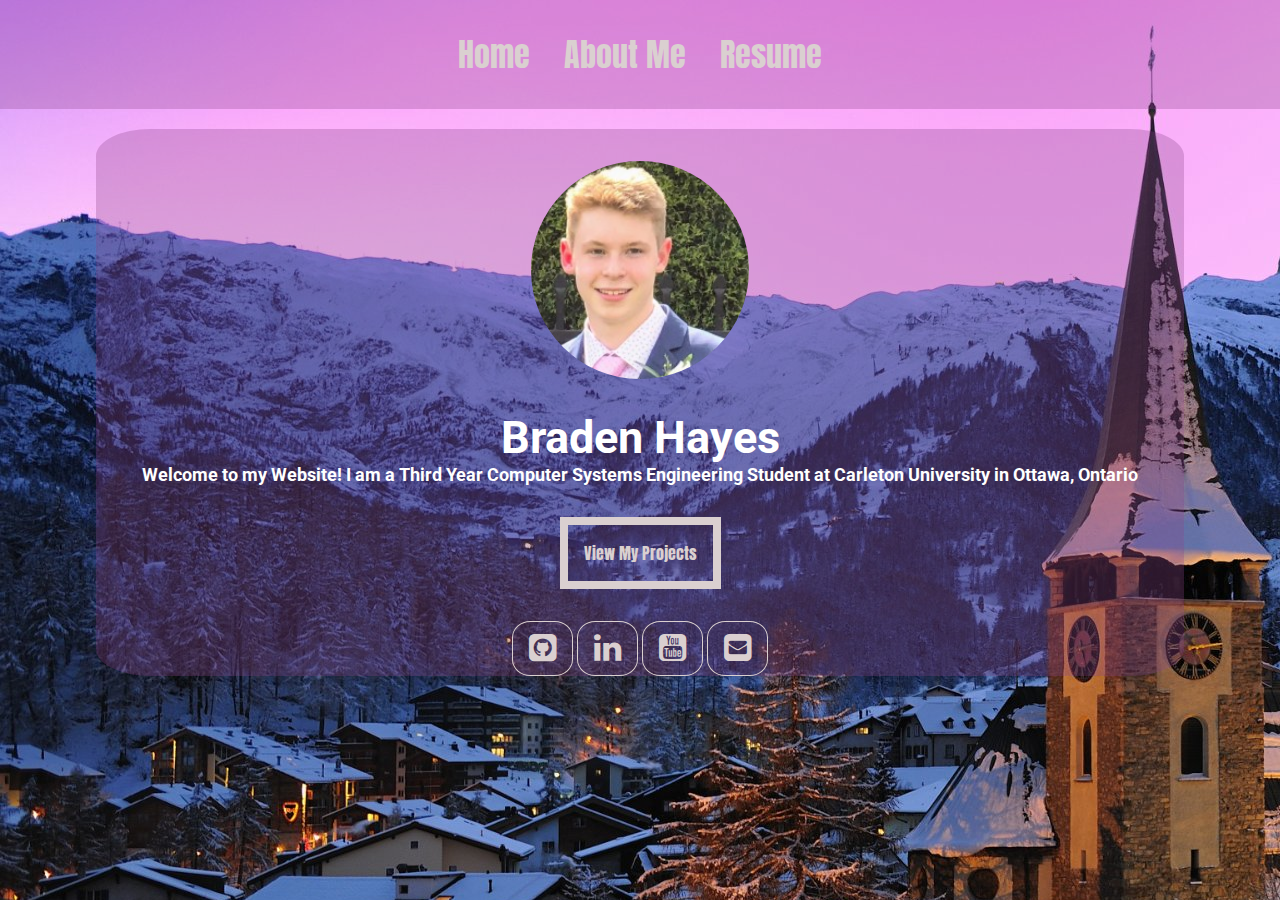
<file: index.html>
<!DOCTYPE html>
<html>

<head>

    <meta charset="UTF-8">
    <meta name="viewport" content="width=device-width, initial-scale=1">
    <title> Braden Hayes' Website</title>
    <link rel="stylesheet" href="main.css">
    <link rel="preconnect" href="https://fonts.gstatic.com">
    <link href="https://fonts.googleapis.com/css2?family=Anton&family=Roboto:ital@1&display=swap" rel="stylesheet">
    <link rel="stylesheet" href="https://stackpath.bootstrapcdn.com/font-awesome/4.7.0/css/font-awesome.min.css">
</head>

<body style="background-image: url(images/mountain.jpg);">

    <nav class="header">
        <a href="index.html">Home</a>
        <a href="AboutPage.html">About Me</a>
        <a href="ResumePage.html">Resume</a>
    </nav>
    <div id="mainbox">


        <img class="MePhoto" src="images/ME.jpg" alt="This is an image of Braden">
        <h1>Braden Hayes </h1>
        <h2>Welcome to my Website! I am a Third Year Computer Systems Engineering Student at Carleton University
            in Ottawa, Ontario
        </h2>
        <div style="text-align: center;"><a id="view" href="ProjectsPage.html">View My Projects </a>



            <div class="social">


                <li id="github"> <a class="media" href="https://github.com/bradenhayes"><i
                            class="fa fa-github-square"></i></a>
                </li>
                <li id="linkedin"><a class="media" href="https://www.linkedin.com/in/braden-hayes"><i
                            class="fa fa-linkedin"></i></li></a>
                <li id="youtube"><a class="media" href="https://www.youtube.com/channel/UCg3R0h3orWQIZg7oKOY6-Mg"><i
                            class="fa fa-youtube-square"></i></a></li>
                <li id="email"><a class="media" href="mailto:bradenhayes55@live.ca"><i
                            class="fa fa-envelope-square"></i></a></li>



            </div>
        </div>
    </div>


</body>





</html>
</file>
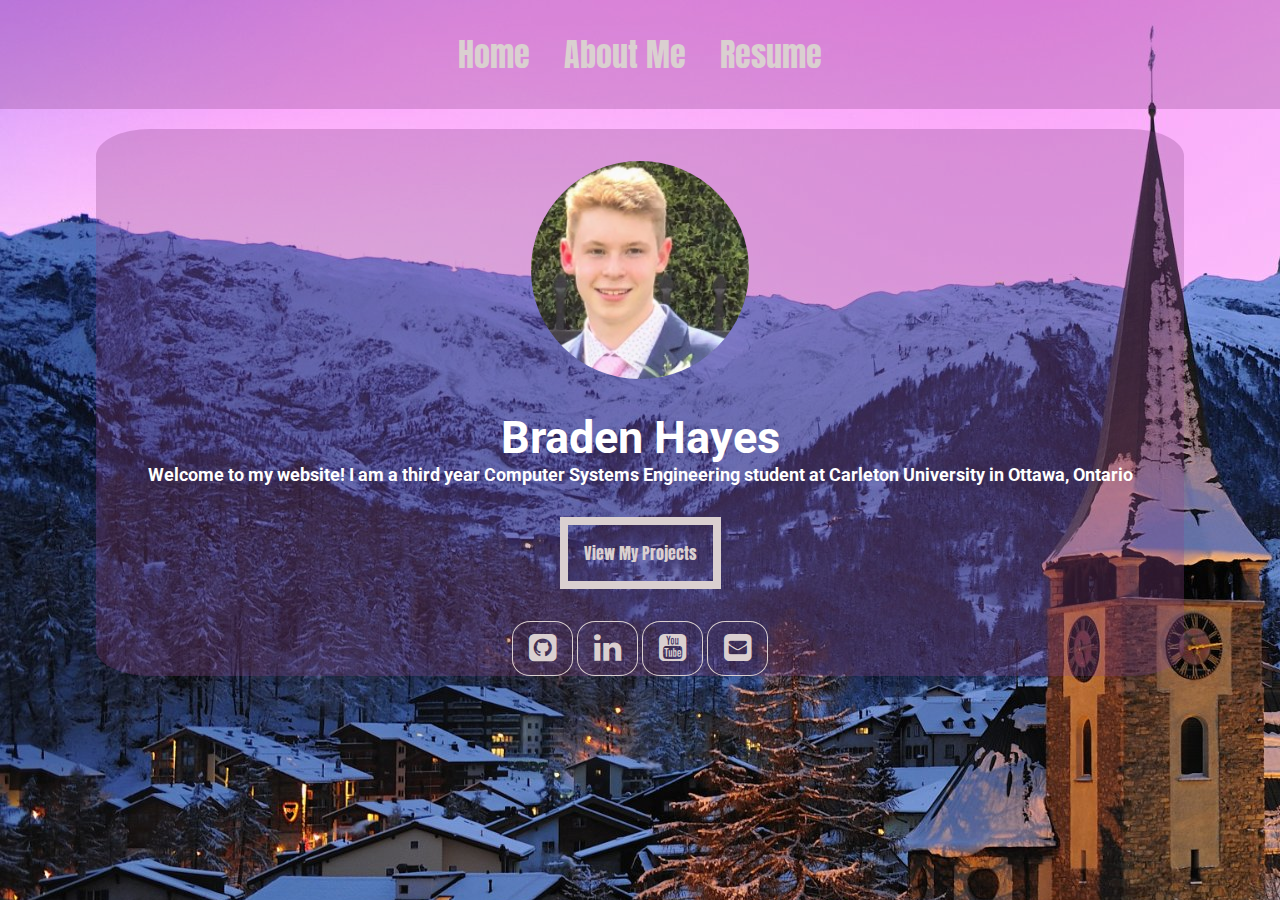
<file: Index.html>
<!DOCTYPE html>
<html>

<head>

    <meta charset="UTF-8">
    <meta name="viewport" content="width=device-width, initial-scale=1">
    <title> Braden Hayes' Website</title>
    <link rel="stylesheet" href="main.css">
    <link rel="preconnect" href="https://fonts.gstatic.com">
    <link href="https://fonts.googleapis.com/css2?family=Anton&family=Roboto:ital@1&display=swap" rel="stylesheet">
    <link rel="stylesheet" href="https://stackpath.bootstrapcdn.com/font-awesome/4.7.0/css/font-awesome.min.css">
</head>

<body style="background-image: url(images/mountain.jpg);">

    <nav class="header">
        <a href="index.html">Home</a>
        <a href="AboutPage.html">About Me</a>
        <a href="ResumePage.html">Resume</a>
    </nav>
    <div id="mainbox">


        <img class="MePhoto" src="images/ME.jpg" alt="This is an image of Braden">
        <h1>Braden Hayes</h1>
        <h2>Welcome to my website! I am a third year Computer Systems Engineering student at Carleton University
            in
            Ottawa, Ontario
        </h2>
        <div style="text-align: center;"><a id="view" href="ProjectsPage.html">View My Projects</a>



            <div class="social">


                <li id="github"> <a class="media" href="https://github.com/bradenhayes"><i
                            class="fa fa-github-square"></i></a>
                </li>
                <li id="linkedin"><a class="media" href="https://www.linkedin.com/in/braden-hayes"><i
                            class="fa fa-linkedin"></i></li></a>
                <li id="youtube"><a class="media" href="https://www.youtube.com/channel/UCg3R0h3orWQIZg7oKOY6-Mg"><i
                            class="fa fa-youtube-square"></i></a></li>
                <li id="email"><a class="media" href="mailto:bradenhayes55@live.ca"><i
                            class="fa fa-envelope-square"></i></a></li>



            </div>
        </div>
    </div>


</body>





</html>
</file>
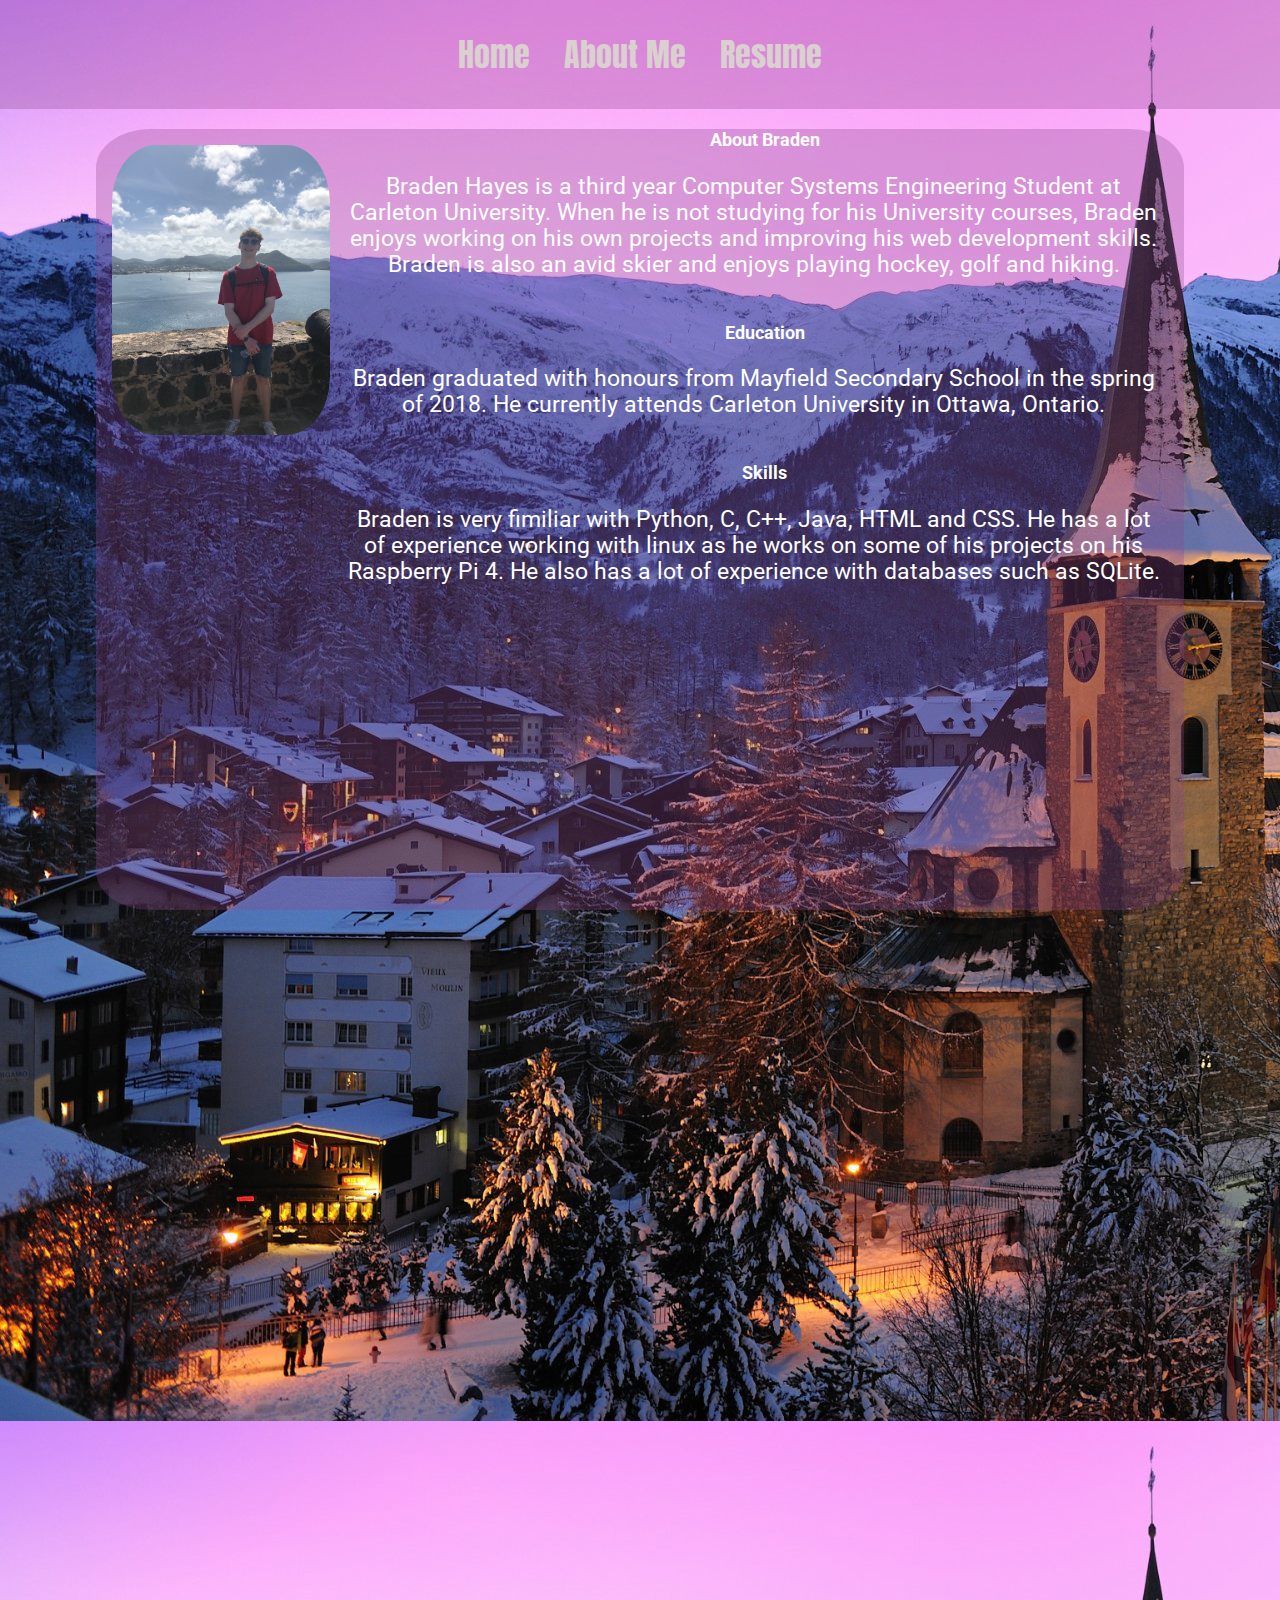
<file: AboutPage.html>
<!DOCTYPE html>
<html>

<head>

    <meta charset="UTF-8">
    <meta name="viewport" content="width=device-width, initial-scale=1">
    <title> Braden Hayes' Website</title>
    <link rel="stylesheet" href="main.css">
    <link rel="preconnect" href="https://fonts.gstatic.com">
    <link href="https://fonts.googleapis.com/css2?family=Anton&family=Roboto:ital@1&display=swap" rel="stylesheet">
    <link rel="stylesheet" href="https://stackpath.bootstrapcdn.com/font-awesome/4.7.0/css/font-awesome.min.css">
</head>

<body style="background-image: url(images/mountain.jpg);">

    <nav class="header">
        <a href="index.html">Home</a>
        <a href="AboutPage.html">About Me</a>
        <a href="ResumePage.html">Resume</a>
    </nav>
    <div id="mainbox">

        <div>
            <img class="MeAgainPhoto" src="images/MeAgain.jpg" alt="This is an Image of Braden">
            <h2>About Braden</h2>
            <p> Braden Hayes is a third year Computer Systems Engineering Student at Carleton University.
                When he is not studying for his University courses, Braden enjoys working on
                his
                own projects and
                improving his web development skills. Braden is also an avid skier and enjoys playing hockey, golf and
                hiking.
            </p>
            <h2>Education</h2>
            <p> Braden graduated with honours from Mayfield Secondary School in the spring of 2018.
                He currently attends Carleton University in Ottawa, Ontario.
            </p>
            <h2>Skills</h2>
            <p id="aboutlast"> Braden is very fimiliar with Python, C, C++, Java, HTML and CSS.
                He has a lot of experience working with linux as he works on some of his projects on his Raspberry Pi 4.
                He also has a lot of experience with databases such as SQLite.
            </p>
        </div>


    </div>


</body>





</html>
</file>
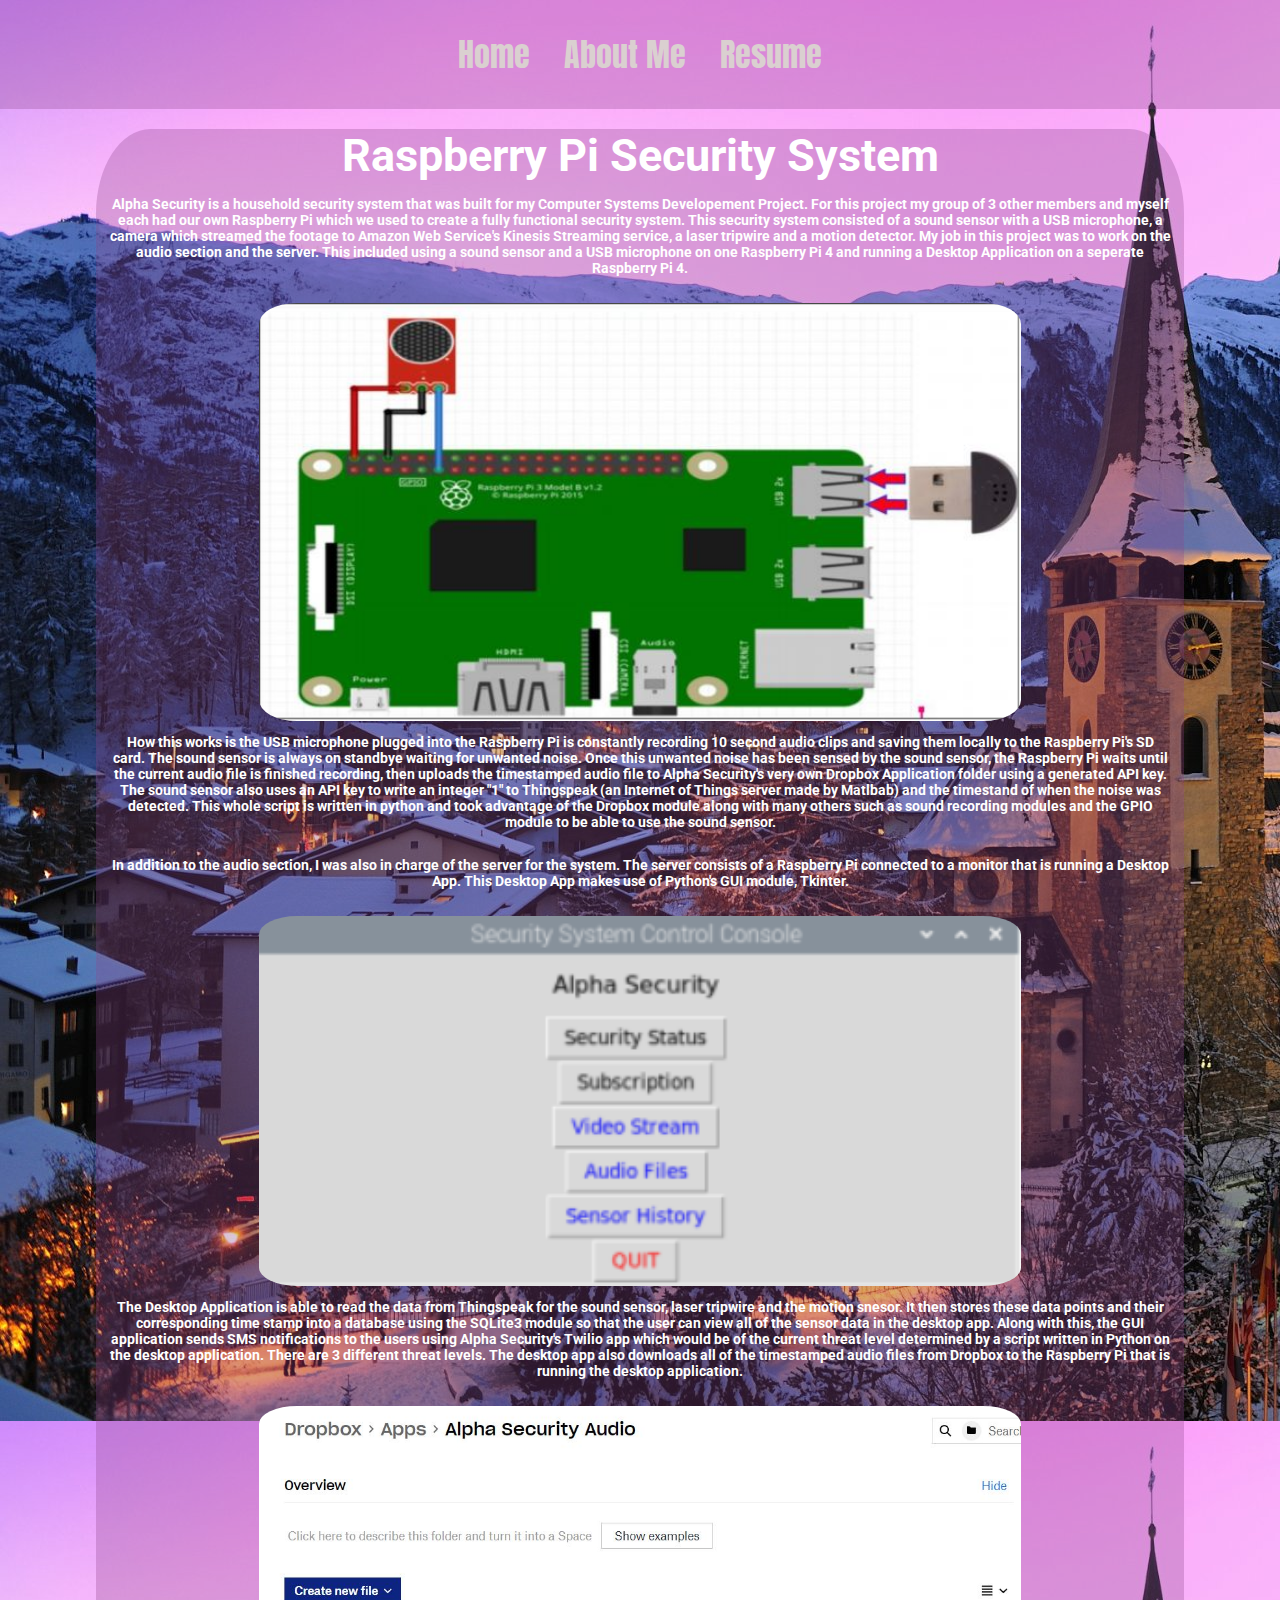
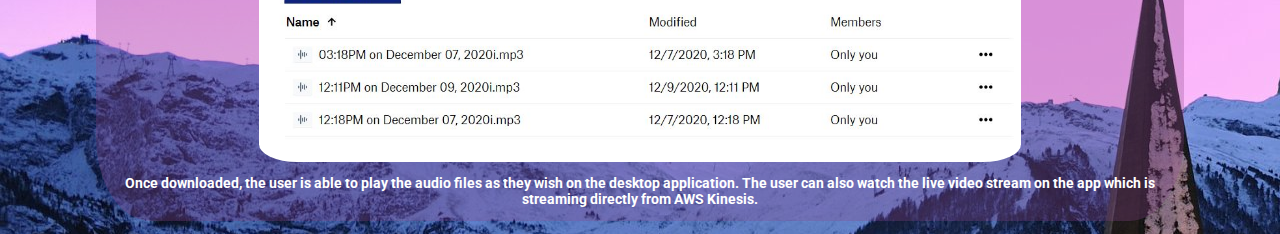
<file: MoreInfoSecurity.html>
<!DOCTYPE html>
<html>

<head>

    <meta charset="UTF-8">
    <meta name="viewport" content="width=device-width, initial-scale=1">
    <title> Braden Hayes' Website</title>
    <link rel="stylesheet" href="main.css">
    <link rel="preconnect" href="https://fonts.gstatic.com">
    <link href="https://fonts.googleapis.com/css2?family=Anton&family=Roboto:ital@1&display=swap" rel="stylesheet">
    <link rel="stylesheet" href="https://stackpath.bootstrapcdn.com/font-awesome/4.7.0/css/font-awesome.min.css">
</head>

<body style="background-image: url(images/mountain.jpg);">

    <nav class="header">
        <a href="index.html">Home</a>
        <a href="AboutPage.html">About Me</a>
        <a href="ResumePage.html">Resume</a>
    </nav>
    <div id="mainbox">




        <h1 id="MyProjects"> Raspberry Pi Security System </h1>


        <h5> Alpha Security is a household security system that was built for my Computer Systems
            Developement Project.
            For this project my group of 3 other members and myself each had our own Raspberry Pi which we
            used to create a fully functional
            security system. This security system consisted of a sound sensor with a USB microphone, a
            camera which streamed the footage
            to Amazon Web Service's Kinesis Streaming service, a laser tripwire and a motion detector. My
            job in this project was to work on the audio section and the server.
            This included using a sound sensor and a USB microphone on one Raspberry Pi 4 and running a
            Desktop Application on a seperate Raspberry Pi 4. </h5>
        <img class="imagefit" src="images/soundsensor.JPG"
            alt="This is a photo of the Raspberry Pi with the sound sensor conncted" />
        <h5>How this works is the USB microphone plugged into the Raspberry Pi is constantly recording 10
            second
            audio clips and saving them locally to the Raspberry Pi's SD card. The sound sensor is always on
            standbye waiting for
            unwanted noise. Once this unwanted noise has been sensed by the sound sensor, the Raspberry Pi
            waits until the current audio file
            is finished recording, then uploads the timestamped audio file to Alpha Security's very own
            Dropbox Application folder using a generated API key. The sound sensor also uses an API key
            to write an integer "1" to Thingspeak (an Internet of Things server made by Matlbab) and the
            timestand of when the noise was detected.
            This whole script is written in python and took advantage of the Dropbox module along
            with many others such as sound recording modules and the GPIO module to be able to use the sound
            sensor.</h5>
        <h5> In addition to the audio section, I was also in charge of the server for the system. The server
            consists of a Raspberry Pi connected
            to a monitor that is running a Desktop App. This Desktop App makes use of Python's GUI module,
            Tkinter. </h5>
        <img class="imagefit" src="images/GUIPICTURE.PNG" alt="This is the photo of the GUI" />
        <h5> The Desktop Application is able to read the data from Thingspeak for the sound sensor, laser
            tripwire and the motion snesor. It then stores these data points and their corresponding
            time stamp into a database using the SQLite3 module so that the user can view all of the sensor
            data in the desktop app. Along with this, the GUI application sends SMS notifications to the
            users using Alpha Security's Twilio app which would be of the current threat level
            determined by a script written in Python on the desktop application. There are 3 different
            threat levels. The desktop app also downloads all of the timestamped audio files from Dropbox to
            the Raspberry Pi that is running the desktop application.</h5>
        <img class="imagefit" src="images/dropbox.JPG" alt="This is an image of the dropbox application" />
        <h5>
            Once downloaded, the user is able to play the audio files as they wish on the desktop
            application. The user can also watch the live video stream on the app which is streaming
            directly from
            AWS Kinesis.
        </h5>




    </div>


</body>





</html>
</file>
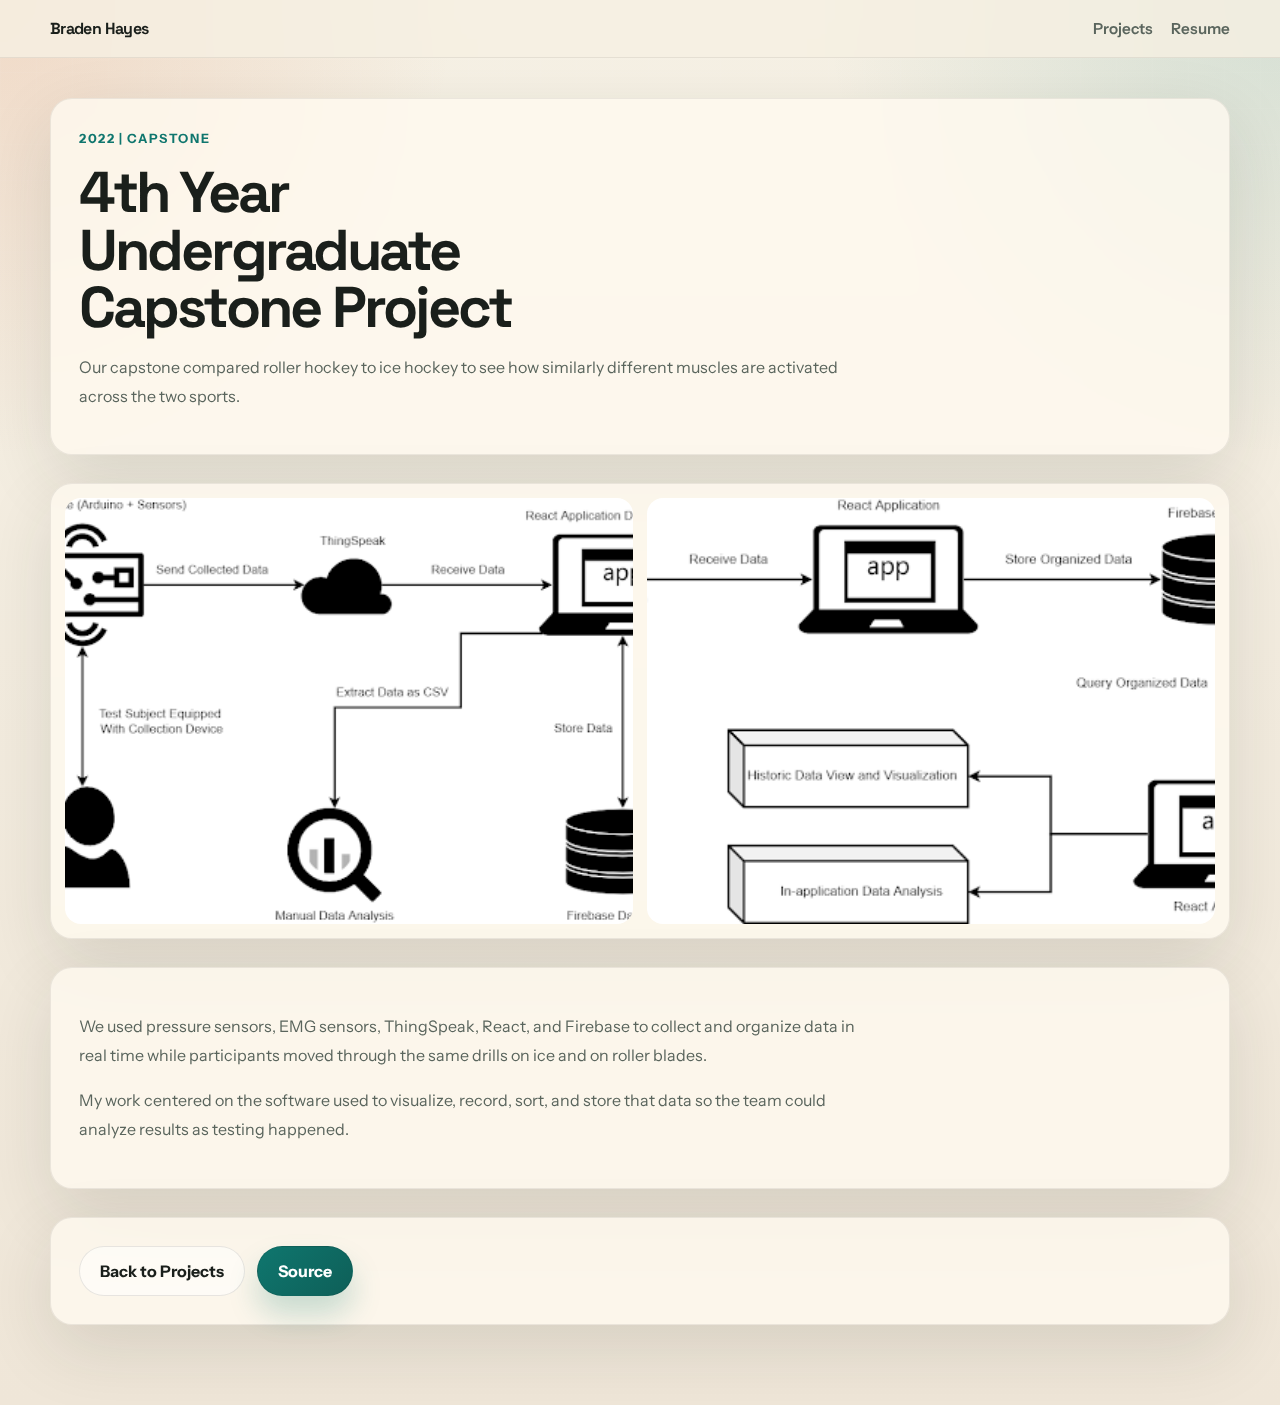
<file: project-capstone.html>
<!DOCTYPE html>
<html lang="en">
  <head>
    <meta charset="utf-8">
    <meta name="viewport" content="width=device-width, initial-scale=1">
    <title>Capstone Project | Braden Hayes</title>
    <link rel="icon" href="favicon.ico">
    <link rel="preconnect" href="https://fonts.googleapis.com">
    <link rel="preconnect" href="https://fonts.gstatic.com" crossorigin>
    <link
      href="https://fonts.googleapis.com/css2?family=Instrument+Sans:wght@400;500;600;700;800&family=Space+Grotesk:wght@500;700&display=swap"
      rel="stylesheet"
    >
    <link rel="stylesheet" href="styles.css?v=8">
  </head>
  <body>
    <div class="site-bg"></div>
    <header class="topbar">
      <div class="topbar-inner">
        <a class="brand" href="index.html">Braden Hayes</a>
        <nav class="topnav" aria-label="Project navigation">
          <a href="index.html#projects">Projects</a>
          <a href="resume.html">Resume</a>
        </nav>
      </div>
    </header>
    <main class="page project-page">
      <section class="project-page-hero">
        <p class="eyebrow">2022 | Capstone</p>
        <h1>4th Year Undergraduate Capstone Project</h1>
        <p>
          Our capstone compared roller hockey to ice hockey to see how similarly different muscles
          are activated across the two sports.
        </p>
      </section>
      <section class="project-gallery">
        <img src="img/systemOverview.a4b1d0a9.jpg" alt="Capstone system overview">
        <img src="img/overviewSoftware.3c3f18e4.jpg" alt="Capstone software overview">
      </section>
      <section class="project-writeup">
        <p>
          We used pressure sensors, EMG sensors, ThingSpeak, React, and Firebase to collect and
          organize data in real time while participants moved through the same drills on ice and on
          roller blades.
        </p>
        <p>
          My work centered on the software used to visualize, record, sort, and store that data so
          the team could analyze results as testing happened.
        </p>
      </section>
      <section class="project-page-nav">
        <a class="button button-secondary" href="index.html#projects">Back to Projects</a>
        <a class="button button-primary" href="https://github.com/bradenhayes/CarletonProjectTeam35.github.io" target="_blank" rel="noreferrer">Source</a>
      </section>
    </main>
  </body>
</html>
</file>
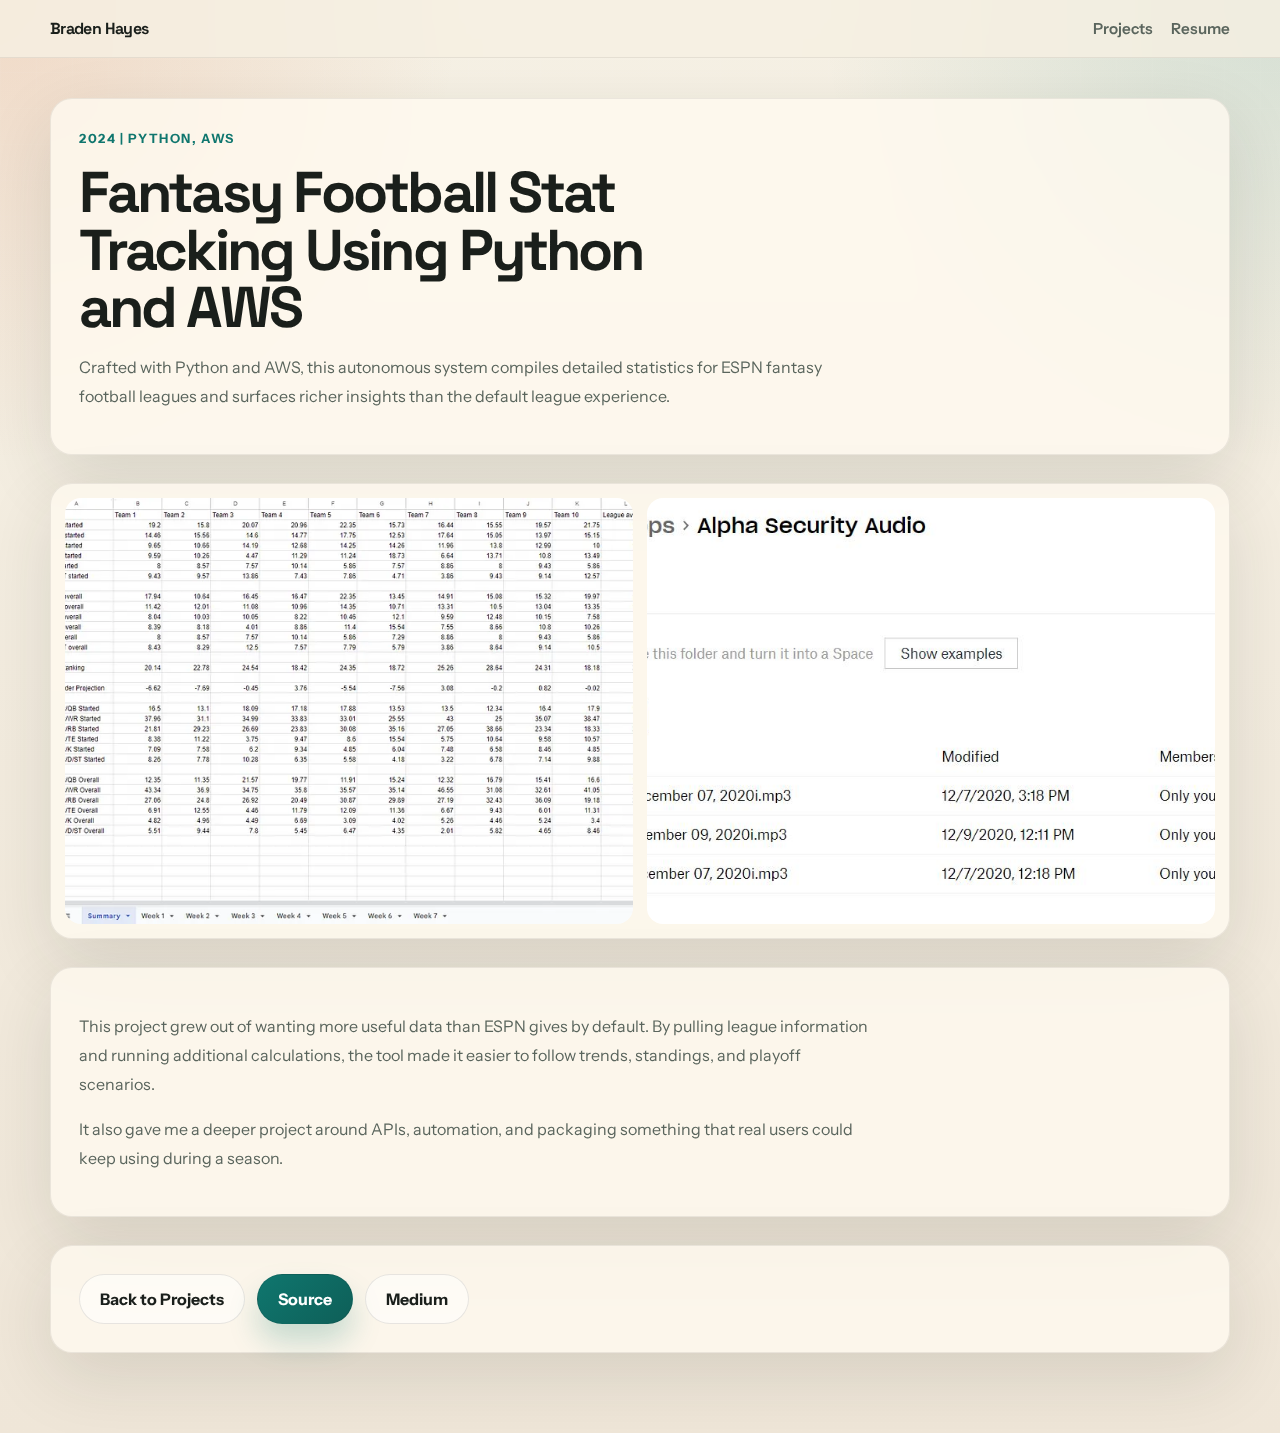
<file: project-fantasy.html>
<!DOCTYPE html>
<html lang="en">
  <head>
    <meta charset="utf-8">
    <meta name="viewport" content="width=device-width, initial-scale=1">
    <title>Fantasy Football Stat Tracking | Braden Hayes</title>
    <link rel="icon" href="favicon.ico">
    <link rel="preconnect" href="https://fonts.googleapis.com">
    <link rel="preconnect" href="https://fonts.gstatic.com" crossorigin>
    <link
      href="https://fonts.googleapis.com/css2?family=Instrument+Sans:wght@400;500;600;700;800&family=Space+Grotesk:wght@500;700&display=swap"
      rel="stylesheet"
    >
    <link rel="stylesheet" href="styles.css?v=8">
  </head>
  <body>
    <div class="site-bg"></div>
    <header class="topbar">
      <div class="topbar-inner">
        <a class="brand" href="index.html">Braden Hayes</a>
        <nav class="topnav" aria-label="Project navigation">
          <a href="index.html#projects">Projects</a>
          <a href="resume.html">Resume</a>
        </nav>
      </div>
    </header>
    <main class="page project-page">
      <section class="project-page-hero">
        <p class="eyebrow">2024 | Python, AWS</p>
        <h1>Fantasy Football Stat Tracking Using Python and AWS</h1>
        <p>
          Crafted with Python and AWS, this autonomous system compiles detailed statistics for ESPN
          fantasy football leagues and surfaces richer insights than the default league experience.
        </p>
      </section>
      <section class="project-gallery">
        <img src="img/fantasy.77d89ed4.jpg" alt="Fantasy football tracker screenshot">
        <img src="img/dropbox.c5e45e1d.jpg" alt="Fantasy football tracker supporting image">
      </section>
      <section class="project-writeup">
        <p>
          This project grew out of wanting more useful data than ESPN gives by default. By pulling
          league information and running additional calculations, the tool made it easier to follow
          trends, standings, and playoff scenarios.
        </p>
        <p>
          It also gave me a deeper project around APIs, automation, and packaging something that
          real users could keep using during a season.
        </p>
      </section>
      <section class="project-page-nav">
        <a class="button button-secondary" href="index.html#projects">Back to Projects</a>
        <a class="button button-primary" href="https://github.com/bradenhayes/FantasyFootballStatTracker" target="_blank" rel="noreferrer">Source</a>
        <a class="button button-secondary" href="https://medium.com/@braden_hayes/fantasy-football-stat-tracking-using-python-and-aws-35d0efca9220" target="_blank" rel="noreferrer">Medium</a>
      </section>
    </main>
  </body>
</html>
</file>
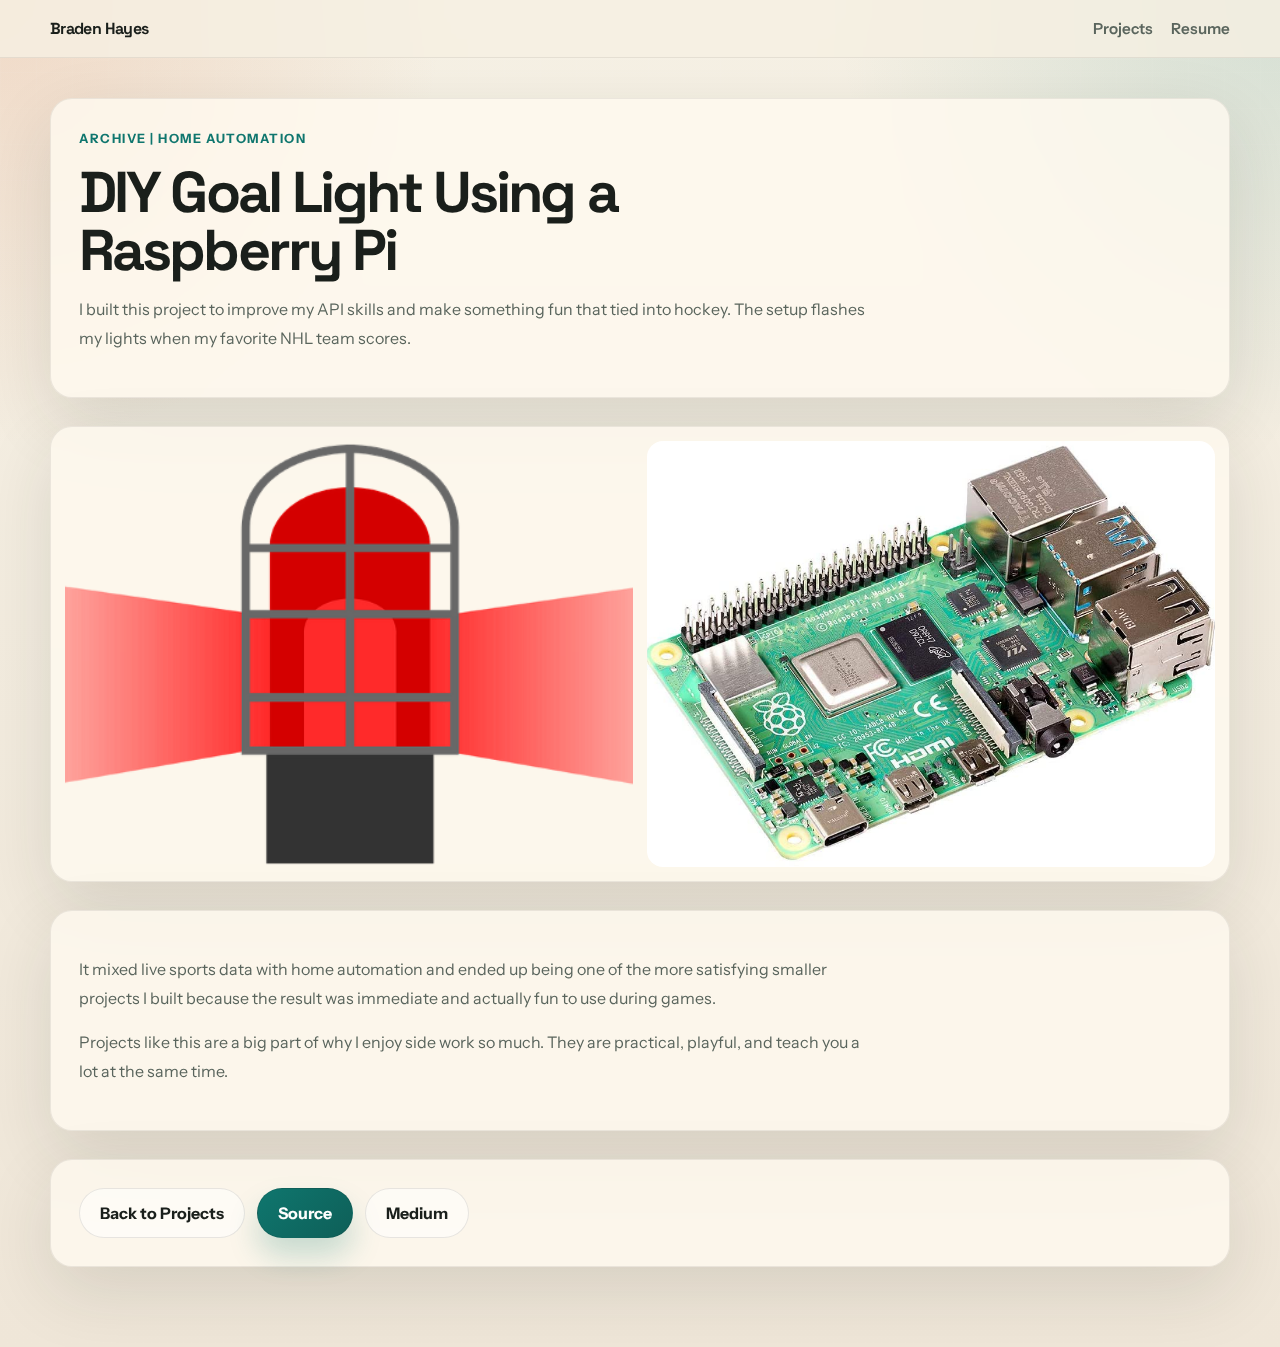
<file: project-goal-light.html>
<!DOCTYPE html>
<html lang="en">
  <head>
    <meta charset="utf-8">
    <meta name="viewport" content="width=device-width, initial-scale=1">
    <title>DIY Goal Light | Braden Hayes</title>
    <link rel="icon" href="favicon.ico">
    <link rel="preconnect" href="https://fonts.googleapis.com">
    <link rel="preconnect" href="https://fonts.gstatic.com" crossorigin>
    <link
      href="https://fonts.googleapis.com/css2?family=Instrument+Sans:wght@400;500;600;700;800&family=Space+Grotesk:wght@500;700&display=swap"
      rel="stylesheet"
    >
    <link rel="stylesheet" href="styles.css?v=8">
  </head>
  <body>
    <div class="site-bg"></div>
    <header class="topbar">
      <div class="topbar-inner">
        <a class="brand" href="index.html">Braden Hayes</a>
        <nav class="topnav" aria-label="Project navigation">
          <a href="index.html#projects">Projects</a>
          <a href="resume.html">Resume</a>
        </nav>
      </div>
    </header>
    <main class="page project-page">
      <section class="project-page-hero">
        <p class="eyebrow">Archive | Home Automation</p>
        <h1>DIY Goal Light Using a Raspberry Pi</h1>
        <p>
          I built this project to improve my API skills and make something fun that tied into
          hockey. The setup flashes my lights when my favorite NHL team scores.
        </p>
      </section>
      <section class="project-gallery">
        <img src="img/light.49e06dd5.jpg" alt="DIY goal light hardware setup">
        <img src="img/rpi.81101304.jpg" alt="Raspberry Pi goal light setup">
      </section>
      <section class="project-writeup">
        <p>
          It mixed live sports data with home automation and ended up being one of the more
          satisfying smaller projects I built because the result was immediate and actually fun to
          use during games.
        </p>
        <p>
          Projects like this are a big part of why I enjoy side work so much. They are practical,
          playful, and teach you a lot at the same time.
        </p>
      </section>
      <section class="project-page-nav">
        <a class="button button-secondary" href="index.html#projects">Back to Projects</a>
        <a class="button button-primary" href="https://github.com/bradenhayes/Raspberry-Pi-Goal-Light" target="_blank" rel="noreferrer">Source</a>
        <a class="button button-secondary" href="https://medium.com/@braden_hayes/diy-goal-light-using-a-raspberry-pi-7a166475b1f9" target="_blank" rel="noreferrer">Medium</a>
      </section>
    </main>
  </body>
</html>
</file>
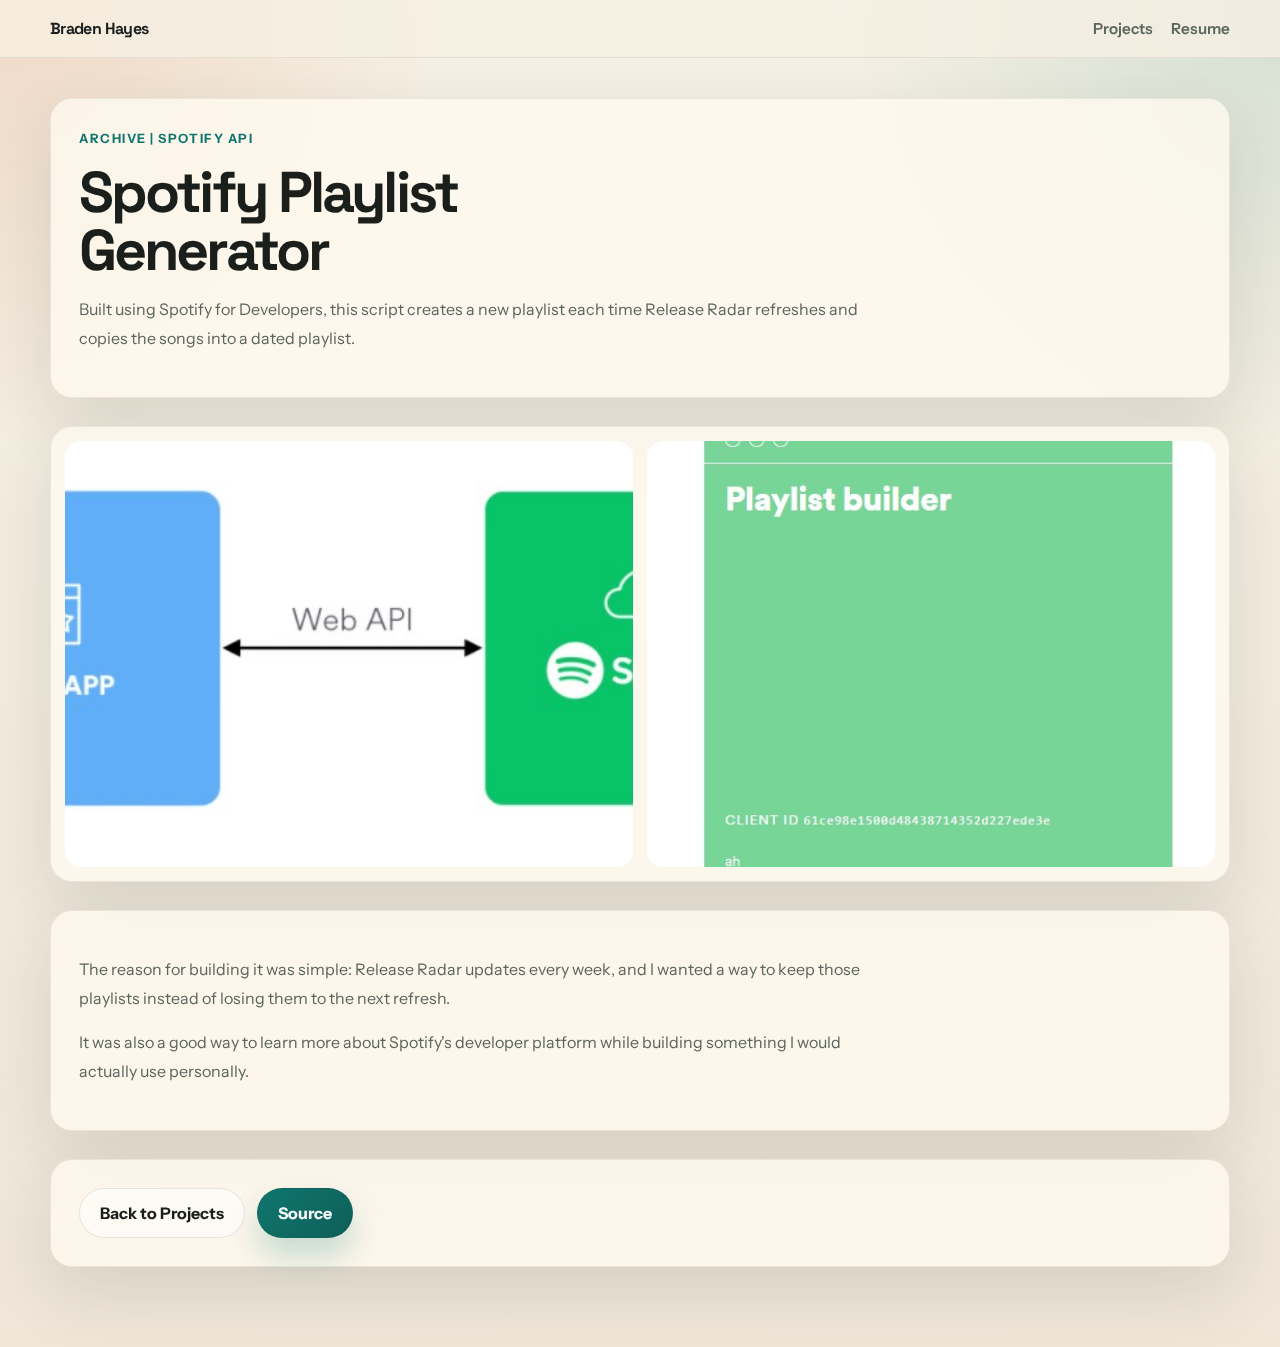
<file: project-playlist.html>
<!DOCTYPE html>
<html lang="en">
  <head>
    <meta charset="utf-8">
    <meta name="viewport" content="width=device-width, initial-scale=1">
    <title>Spotify Playlist Generator | Braden Hayes</title>
    <link rel="icon" href="favicon.ico">
    <link rel="preconnect" href="https://fonts.googleapis.com">
    <link rel="preconnect" href="https://fonts.gstatic.com" crossorigin>
    <link
      href="https://fonts.googleapis.com/css2?family=Instrument+Sans:wght@400;500;600;700;800&family=Space+Grotesk:wght@500;700&display=swap"
      rel="stylesheet"
    >
    <link rel="stylesheet" href="styles.css?v=8">
  </head>
  <body>
    <div class="site-bg"></div>
    <header class="topbar">
      <div class="topbar-inner">
        <a class="brand" href="index.html">Braden Hayes</a>
        <nav class="topnav" aria-label="Project navigation">
          <a href="index.html#projects">Projects</a>
          <a href="resume.html">Resume</a>
        </nav>
      </div>
    </header>
    <main class="page project-page">
      <section class="project-page-hero">
        <p class="eyebrow">Archive | Spotify API</p>
        <h1>Spotify Playlist Generator</h1>
        <p>
          Built using Spotify for Developers, this script creates a new playlist each time Release
          Radar refreshes and copies the songs into a dated playlist.
        </p>
      </section>
      <section class="project-gallery">
        <img src="img/spotify.d46c6acc.jpg" alt="Spotify playlist generator graphic">
        <img src="img/playlist.2289ae3c.jpg" alt="Spotify playlist image">
      </section>
      <section class="project-writeup">
        <p>
          The reason for building it was simple: Release Radar updates every week, and I wanted a
          way to keep those playlists instead of losing them to the next refresh.
        </p>
        <p>
          It was also a good way to learn more about Spotify's developer platform while building
          something I would actually use personally.
        </p>
      </section>
      <section class="project-page-nav">
        <a class="button button-secondary" href="index.html#projects">Back to Projects</a>
        <a class="button button-primary" href="https://github.com/bradenhayes/SpotifyPython" target="_blank" rel="noreferrer">Source</a>
      </section>
    </main>
  </body>
</html>
</file>
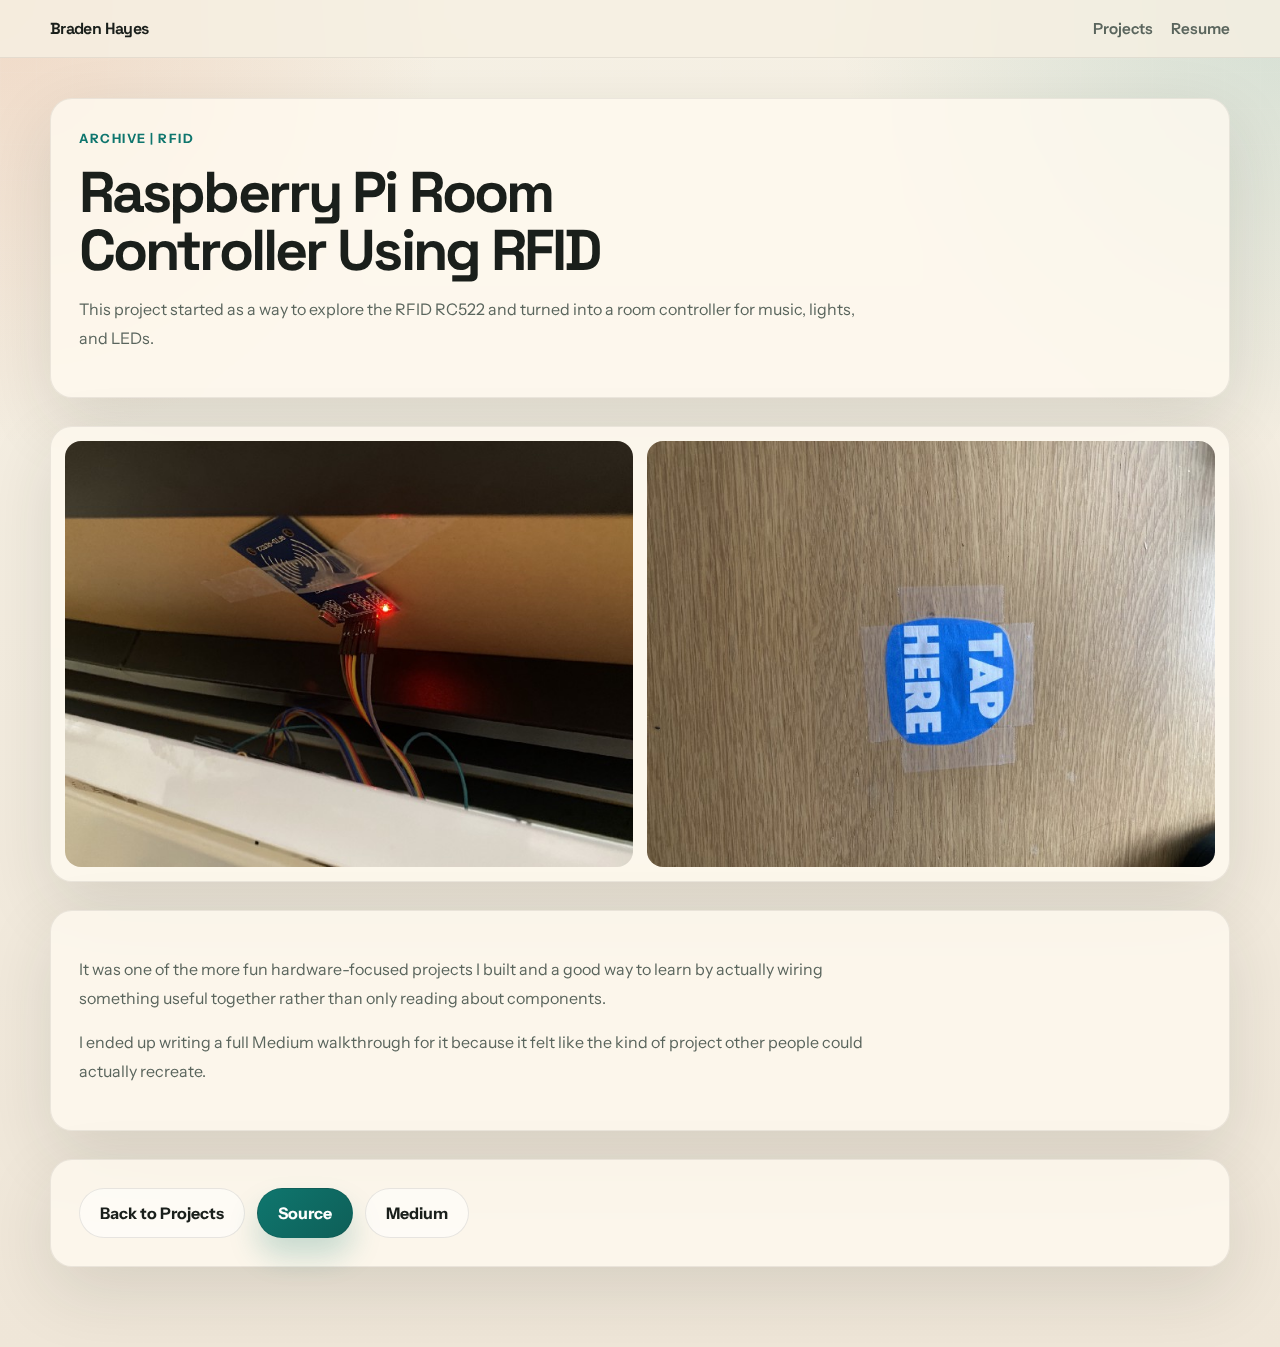
<file: project-rfid.html>
<!DOCTYPE html>
<html lang="en">
  <head>
    <meta charset="utf-8">
    <meta name="viewport" content="width=device-width, initial-scale=1">
    <title>RFID Room Controller | Braden Hayes</title>
    <link rel="icon" href="favicon.ico">
    <link rel="preconnect" href="https://fonts.googleapis.com">
    <link rel="preconnect" href="https://fonts.gstatic.com" crossorigin>
    <link
      href="https://fonts.googleapis.com/css2?family=Instrument+Sans:wght@400;500;600;700;800&family=Space+Grotesk:wght@500;700&display=swap"
      rel="stylesheet"
    >
    <link rel="stylesheet" href="styles.css?v=8">
  </head>
  <body>
    <div class="site-bg"></div>
    <header class="topbar">
      <div class="topbar-inner">
        <a class="brand" href="index.html">Braden Hayes</a>
        <nav class="topnav" aria-label="Project navigation">
          <a href="index.html#projects">Projects</a>
          <a href="resume.html">Resume</a>
        </nav>
      </div>
    </header>
    <main class="page project-page">
      <section class="project-page-hero">
        <p class="eyebrow">Archive | RFID</p>
        <h1>Raspberry Pi Room Controller Using RFID</h1>
        <p>
          This project started as a way to explore the RFID RC522 and turned into a room
          controller for music, lights, and LEDs.
        </p>
      </section>
      <section class="project-gallery">
        <img src="img/underDesk.c9b5e882.jpg" alt="RFID controller under desk">
        <img src="img/onDesk.47f3a0f7.jpg" alt="RFID controller on desk">
      </section>
      <section class="project-writeup">
        <p>
          It was one of the more fun hardware-focused projects I built and a good way to learn by
          actually wiring something useful together rather than only reading about components.
        </p>
        <p>
          I ended up writing a full Medium walkthrough for it because it felt like the kind of
          project other people could actually recreate.
        </p>
      </section>
      <section class="project-page-nav">
        <a class="button button-secondary" href="index.html#projects">Back to Projects</a>
        <a class="button button-primary" href="https://github.com/bradenhayes/RFID_room_control" target="_blank" rel="noreferrer">Source</a>
        <a class="button button-secondary" href="https://medium.com/@braden_hayes/raspberry-pi-room-controller-using-rfid-ff112f5a3fa4" target="_blank" rel="noreferrer">Medium</a>
      </section>
    </main>
  </body>
</html>
</file>
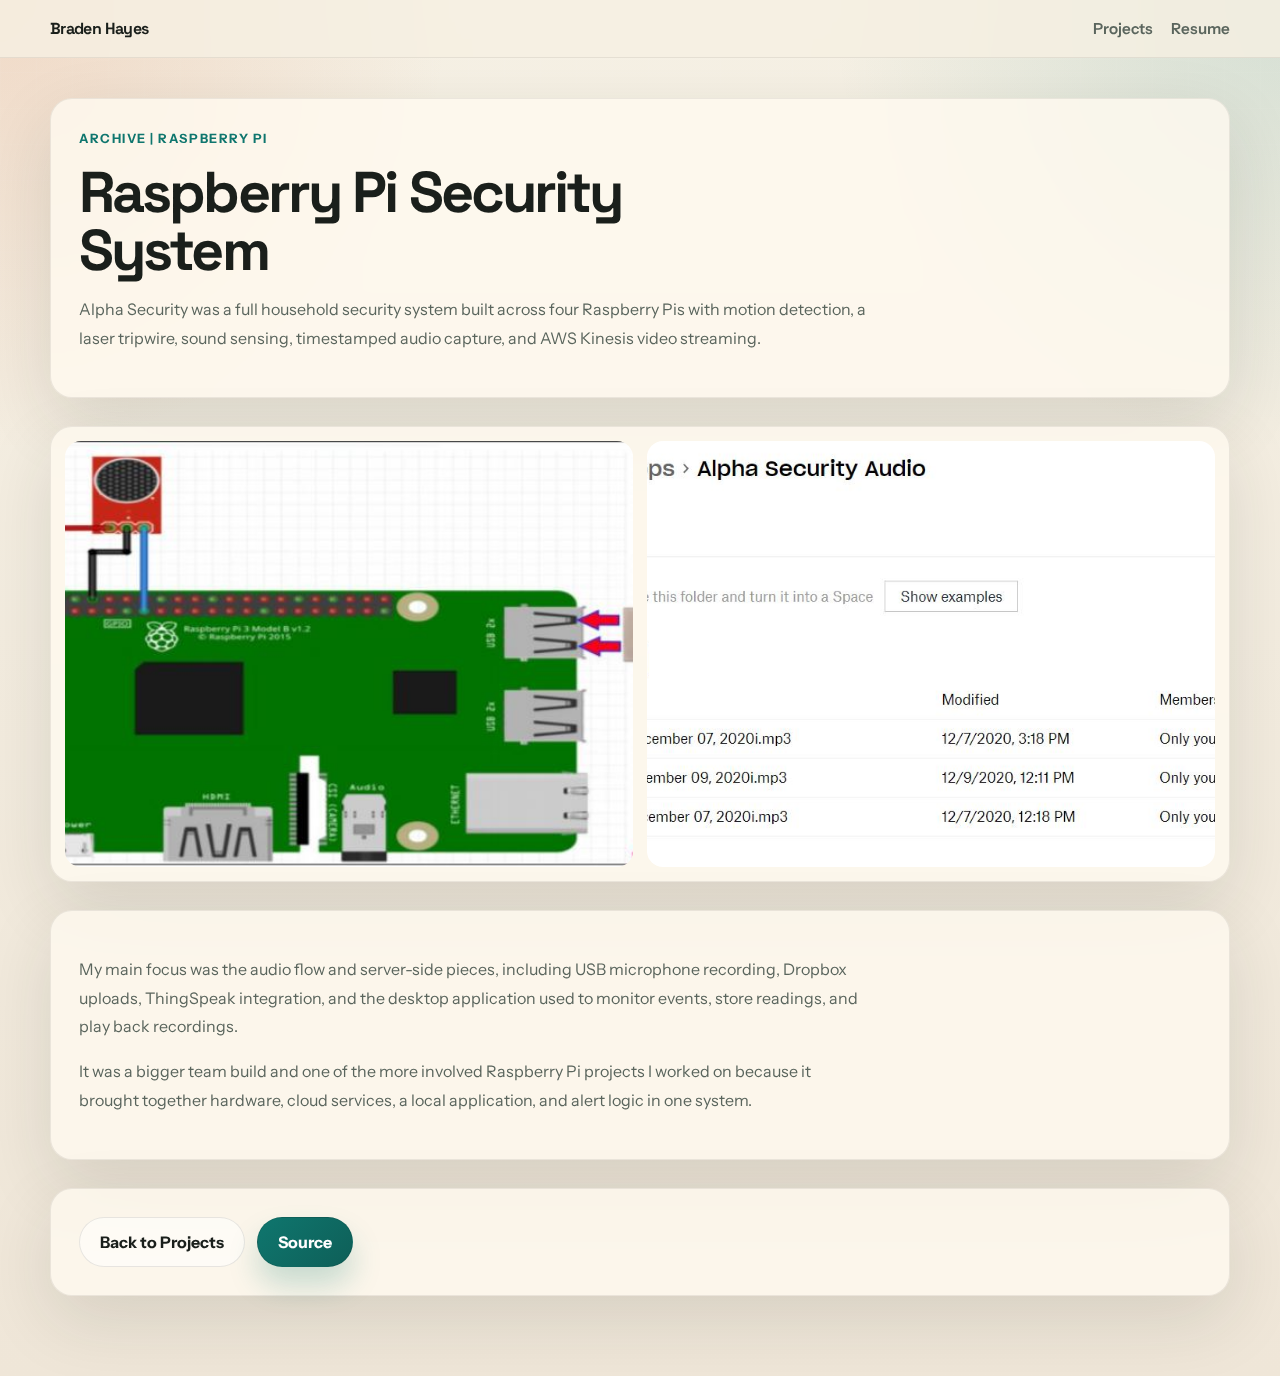
<file: project-security.html>
<!DOCTYPE html>
<html lang="en">
  <head>
    <meta charset="utf-8">
    <meta name="viewport" content="width=device-width, initial-scale=1">
    <title>Raspberry Pi Security System | Braden Hayes</title>
    <link rel="icon" href="favicon.ico">
    <link rel="preconnect" href="https://fonts.googleapis.com">
    <link rel="preconnect" href="https://fonts.gstatic.com" crossorigin>
    <link
      href="https://fonts.googleapis.com/css2?family=Instrument+Sans:wght@400;500;600;700;800&family=Space+Grotesk:wght@500;700&display=swap"
      rel="stylesheet"
    >
    <link rel="stylesheet" href="styles.css?v=8">
  </head>
  <body>
    <div class="site-bg"></div>
    <header class="topbar">
      <div class="topbar-inner">
        <a class="brand" href="index.html">Braden Hayes</a>
        <nav class="topnav" aria-label="Project navigation">
          <a href="index.html#projects">Projects</a>
          <a href="resume.html">Resume</a>
        </nav>
      </div>
    </header>
    <main class="page project-page">
      <section class="project-page-hero">
        <p class="eyebrow">Archive | Raspberry Pi</p>
        <h1>Raspberry Pi Security System</h1>
        <p>
          Alpha Security was a full household security system built across four Raspberry Pis with
          motion detection, a laser tripwire, sound sensing, timestamped audio capture, and AWS
          Kinesis video streaming.
        </p>
      </section>
      <section class="project-gallery">
        <img src="img/soundsensor.b7089e17.jpg" alt="Security system sensor setup">
        <img src="img/dropbox.c5e45e1d.jpg" alt="Security system integration image">
      </section>
      <section class="project-writeup">
        <p>
          My main focus was the audio flow and server-side pieces, including USB microphone
          recording, Dropbox uploads, ThingSpeak integration, and the desktop application used to
          monitor events, store readings, and play back recordings.
        </p>
        <p>
          It was a bigger team build and one of the more involved Raspberry Pi projects I worked
          on because it brought together hardware, cloud services, a local application, and alert
          logic in one system.
        </p>
      </section>
      <section class="project-page-nav">
        <a class="button button-secondary" href="index.html#projects">Back to Projects</a>
        <a class="button button-primary" href="https://github.com/bradenhayes/Alpha_Security" target="_blank" rel="noreferrer">Source</a>
      </section>
    </main>
  </body>
</html>
</file>
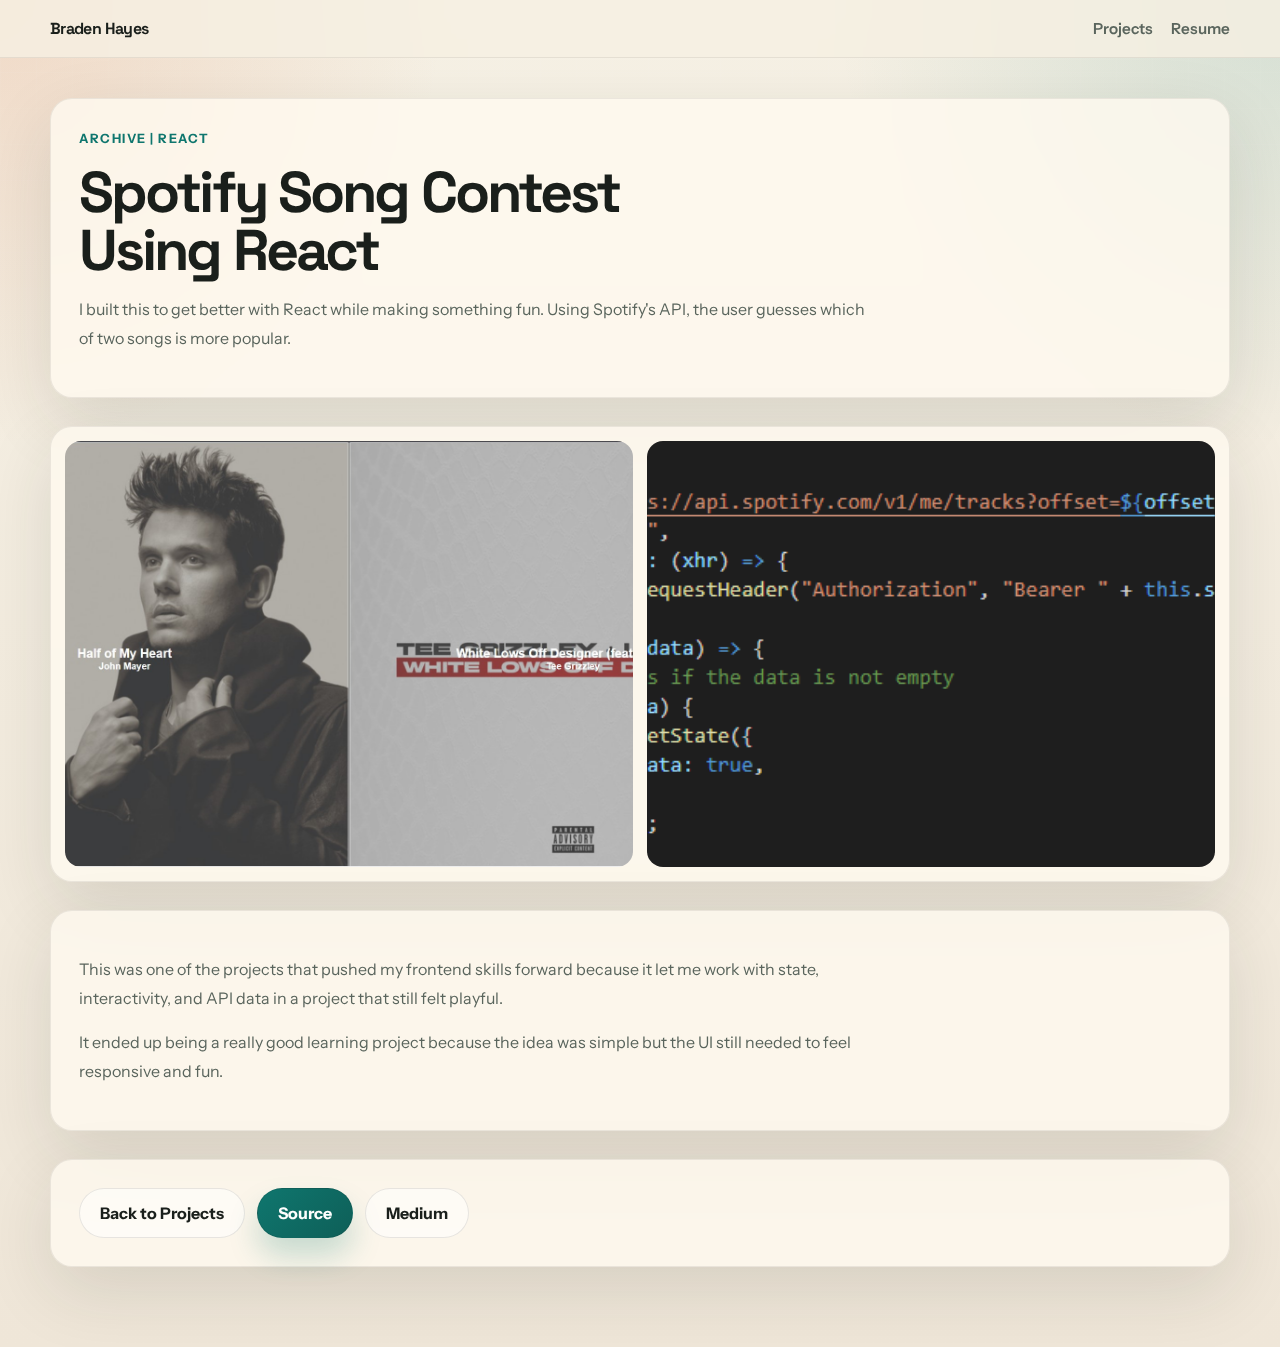
<file: project-song-contest.html>
<!DOCTYPE html>
<html lang="en">
  <head>
    <meta charset="utf-8">
    <meta name="viewport" content="width=device-width, initial-scale=1">
    <title>Spotify Song Contest | Braden Hayes</title>
    <link rel="icon" href="favicon.ico">
    <link rel="preconnect" href="https://fonts.googleapis.com">
    <link rel="preconnect" href="https://fonts.gstatic.com" crossorigin>
    <link
      href="https://fonts.googleapis.com/css2?family=Instrument+Sans:wght@400;500;600;700;800&family=Space+Grotesk:wght@500;700&display=swap"
      rel="stylesheet"
    >
    <link rel="stylesheet" href="styles.css?v=8">
  </head>
  <body>
    <div class="site-bg"></div>
    <header class="topbar">
      <div class="topbar-inner">
        <a class="brand" href="index.html">Braden Hayes</a>
        <nav class="topnav" aria-label="Project navigation">
          <a href="index.html#projects">Projects</a>
          <a href="resume.html">Resume</a>
        </nav>
      </div>
    </header>
    <main class="page project-page">
      <section class="project-page-hero">
        <p class="eyebrow">Archive | React</p>
        <h1>Spotify Song Contest Using React</h1>
        <p>
          I built this to get better with React while making something fun. Using Spotify's API,
          the user guesses which of two songs is more popular.
        </p>
      </section>
      <section class="project-gallery">
        <img src="img/albums.6e24e902.jpg" alt="Spotify song contest album comparison">
        <img src="img/ajax.6fc55bd8.jpg" alt="Spotify song contest interface">
      </section>
      <section class="project-writeup">
        <p>
          This was one of the projects that pushed my frontend skills forward because it let me
          work with state, interactivity, and API data in a project that still felt playful.
        </p>
        <p>
          It ended up being a really good learning project because the idea was simple but the UI
          still needed to feel responsive and fun.
        </p>
      </section>
      <section class="project-page-nav">
        <a class="button button-secondary" href="index.html#projects">Back to Projects</a>
        <a class="button button-primary" href="https://github.com/bradenhayes/SongPopularityContest" target="_blank" rel="noreferrer">Source</a>
        <a class="button button-secondary" href="https://medium.com/@braden_hayes/spotify-song-contest-using-react-cbfc4f359dfe" target="_blank" rel="noreferrer">Medium</a>
      </section>
    </main>
  </body>
</html>
</file>
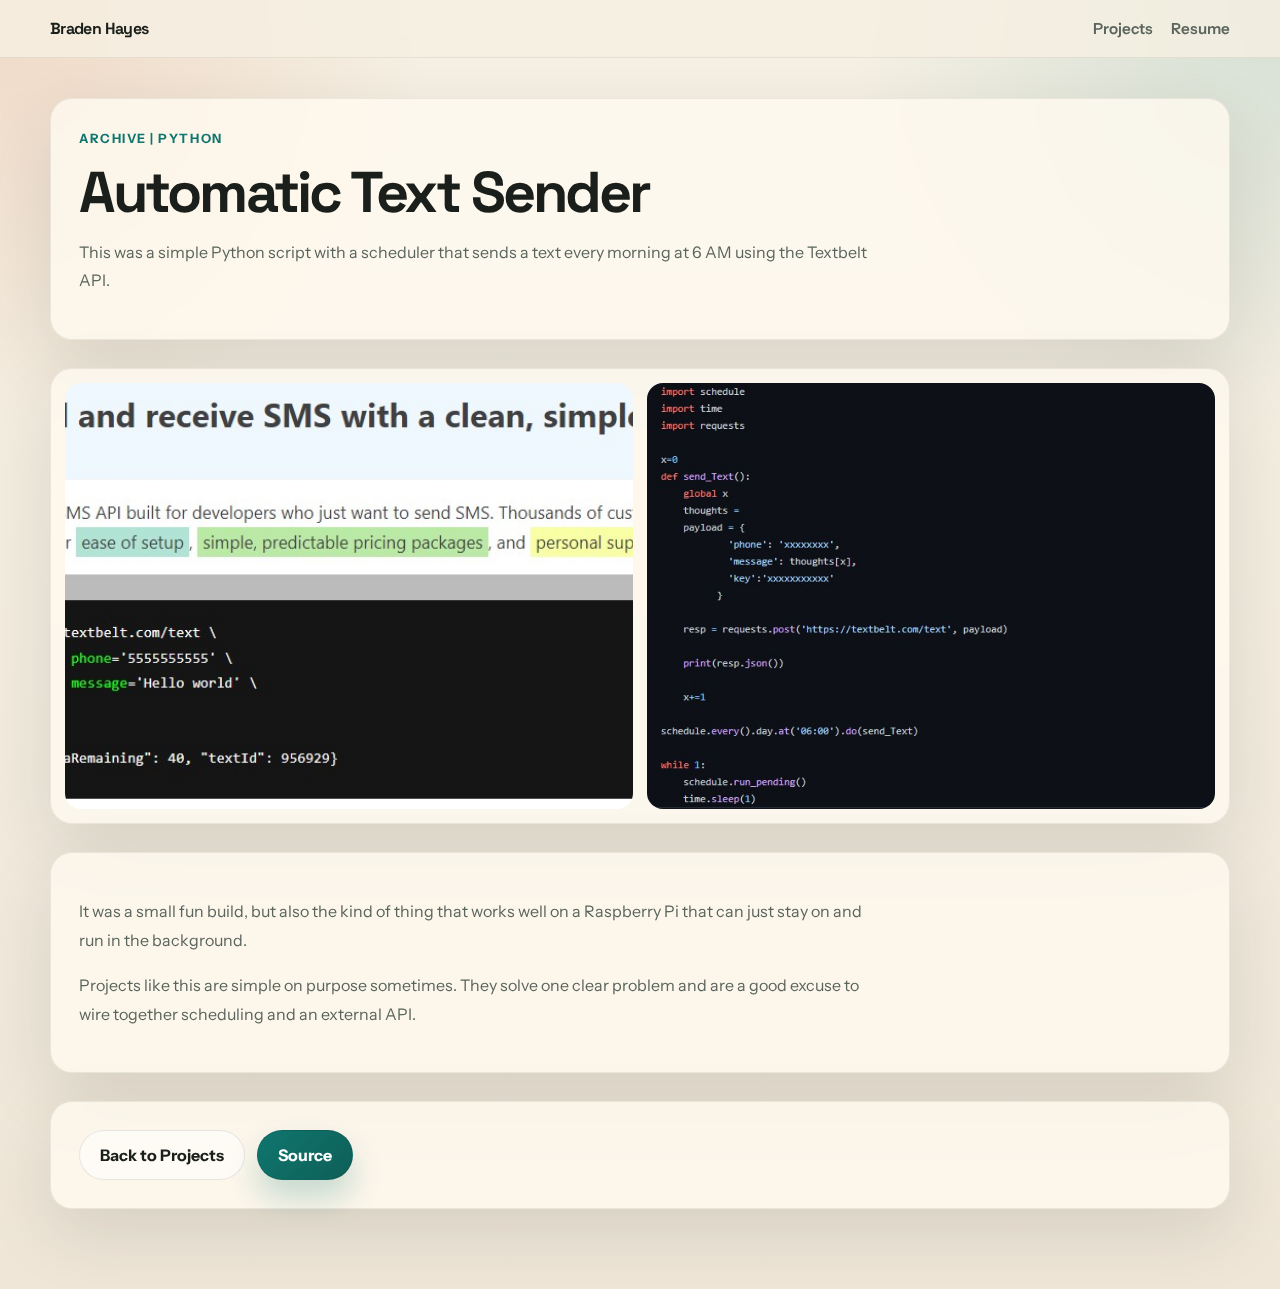
<file: project-text-sender.html>
<!DOCTYPE html>
<html lang="en">
  <head>
    <meta charset="utf-8">
    <meta name="viewport" content="width=device-width, initial-scale=1">
    <title>Automatic Text Sender | Braden Hayes</title>
    <link rel="icon" href="favicon.ico">
    <link rel="preconnect" href="https://fonts.googleapis.com">
    <link rel="preconnect" href="https://fonts.gstatic.com" crossorigin>
    <link
      href="https://fonts.googleapis.com/css2?family=Instrument+Sans:wght@400;500;600;700;800&family=Space+Grotesk:wght@500;700&display=swap"
      rel="stylesheet"
    >
    <link rel="stylesheet" href="styles.css?v=8">
  </head>
  <body>
    <div class="site-bg"></div>
    <header class="topbar">
      <div class="topbar-inner">
        <a class="brand" href="index.html">Braden Hayes</a>
        <nav class="topnav" aria-label="Project navigation">
          <a href="index.html#projects">Projects</a>
          <a href="resume.html">Resume</a>
        </nav>
      </div>
    </header>
    <main class="page project-page">
      <section class="project-page-hero">
        <p class="eyebrow">Archive | Python</p>
        <h1>Automatic Text Sender</h1>
        <p>
          This was a simple Python script with a scheduler that sends a text every morning at 6 AM
          using the Textbelt API.
        </p>
      </section>
      <section class="project-gallery">
        <img src="img/textAPI.0c707820.jpg" alt="Automatic text sender API graphic">
        <img src="img/codeText.1792b8cb.jpg" alt="Automatic text sender code graphic">
      </section>
      <section class="project-writeup">
        <p>
          It was a small fun build, but also the kind of thing that works well on a Raspberry Pi
          that can just stay on and run in the background.
        </p>
        <p>
          Projects like this are simple on purpose sometimes. They solve one clear problem and are
          a good excuse to wire together scheduling and an external API.
        </p>
      </section>
      <section class="project-page-nav">
        <a class="button button-secondary" href="index.html#projects">Back to Projects</a>
        <a class="button button-primary" href="https://github.com/bradenhayes/SendText" target="_blank" rel="noreferrer">Source</a>
      </section>
    </main>
  </body>
</html>
</file>
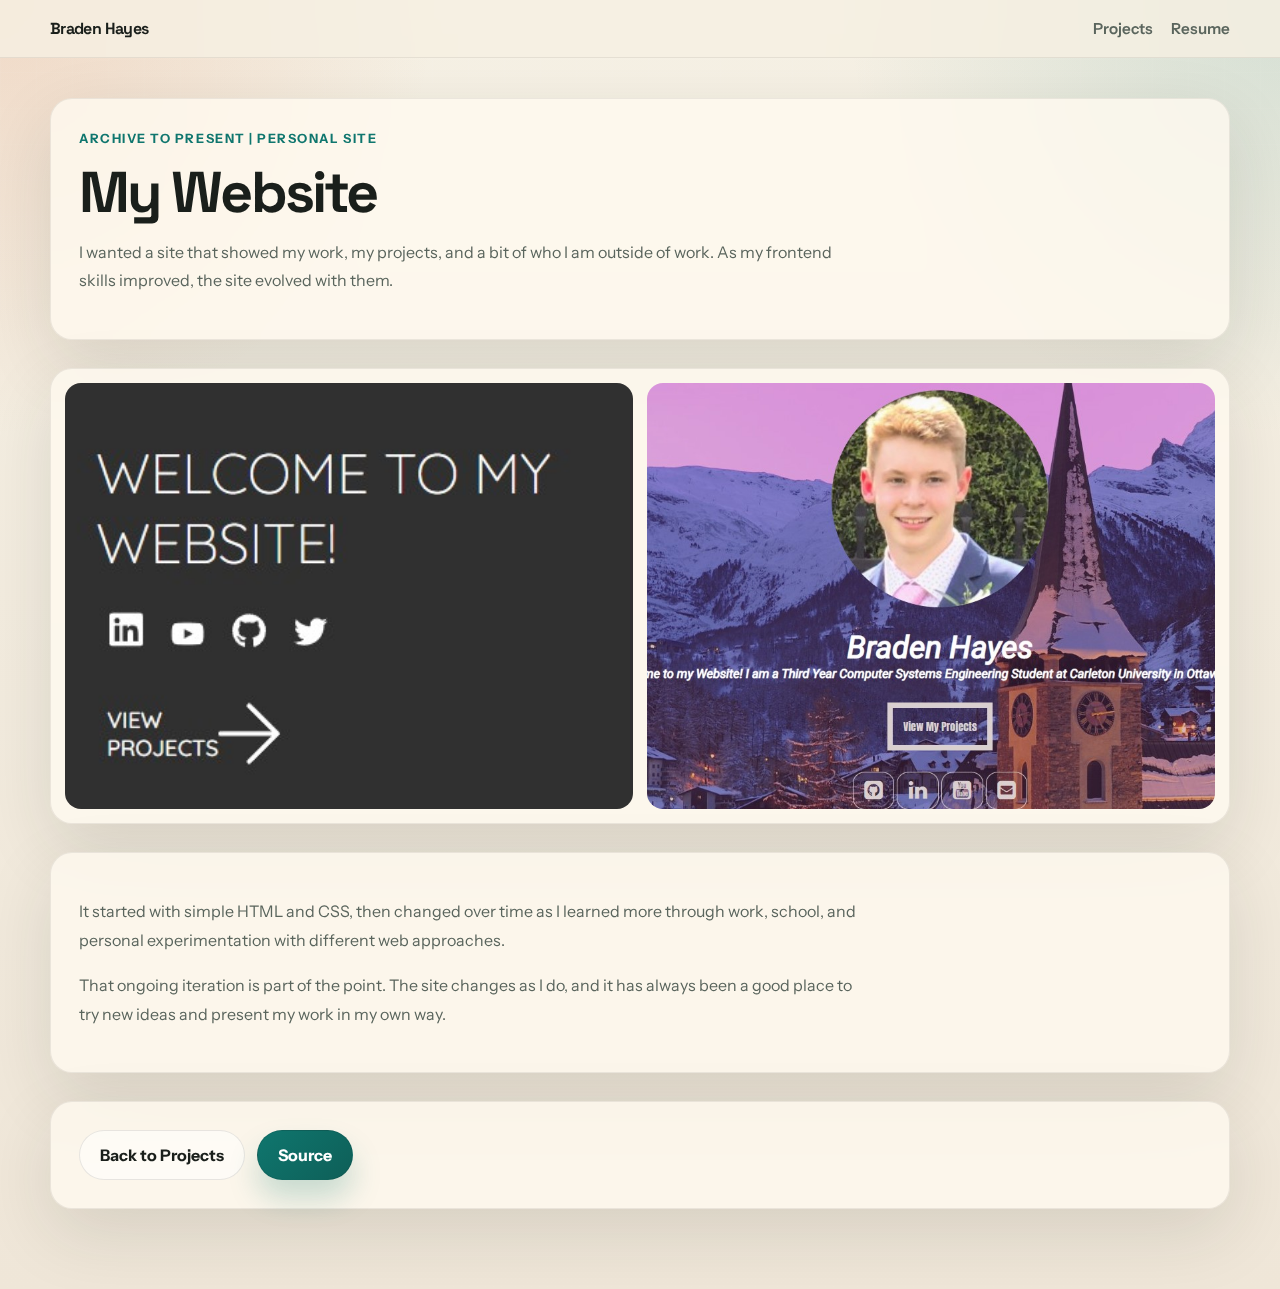
<file: project-website.html>
<!DOCTYPE html>
<html lang="en">
  <head>
    <meta charset="utf-8">
    <meta name="viewport" content="width=device-width, initial-scale=1">
    <title>My Website | Braden Hayes</title>
    <link rel="icon" href="favicon.ico">
    <link rel="preconnect" href="https://fonts.googleapis.com">
    <link rel="preconnect" href="https://fonts.gstatic.com" crossorigin>
    <link
      href="https://fonts.googleapis.com/css2?family=Instrument+Sans:wght@400;500;600;700;800&family=Space+Grotesk:wght@500;700&display=swap"
      rel="stylesheet"
    >
    <link rel="stylesheet" href="styles.css?v=8">
  </head>
  <body>
    <div class="site-bg"></div>
    <header class="topbar">
      <div class="topbar-inner">
        <a class="brand" href="index.html">Braden Hayes</a>
        <nav class="topnav" aria-label="Project navigation">
          <a href="index.html#projects">Projects</a>
          <a href="resume.html">Resume</a>
        </nav>
      </div>
    </header>
    <main class="page project-page">
      <section class="project-page-hero">
        <p class="eyebrow">Archive to Present | Personal Site</p>
        <h1>My Website</h1>
        <p>
          I wanted a site that showed my work, my projects, and a bit of who I am outside of work.
          As my frontend skills improved, the site evolved with them.
        </p>
      </section>
      <section class="project-gallery">
        <img src="img/website.cb7daf80.jpg" alt="Website current screenshot">
        <img src="img/oldWebsite.959daa05.jpg" alt="Website old screenshot">
      </section>
      <section class="project-writeup">
        <p>
          It started with simple HTML and CSS, then changed over time as I learned more through
          work, school, and personal experimentation with different web approaches.
        </p>
        <p>
          That ongoing iteration is part of the point. The site changes as I do, and it has always
          been a good place to try new ideas and present my work in my own way.
        </p>
      </section>
      <section class="project-page-nav">
        <a class="button button-secondary" href="index.html#projects">Back to Projects</a>
        <a class="button button-primary" href="https://github.com/bradenhayes/bradenhayes.github.io" target="_blank" rel="noreferrer">Source</a>
      </section>
    </main>
  </body>
</html>
</file>
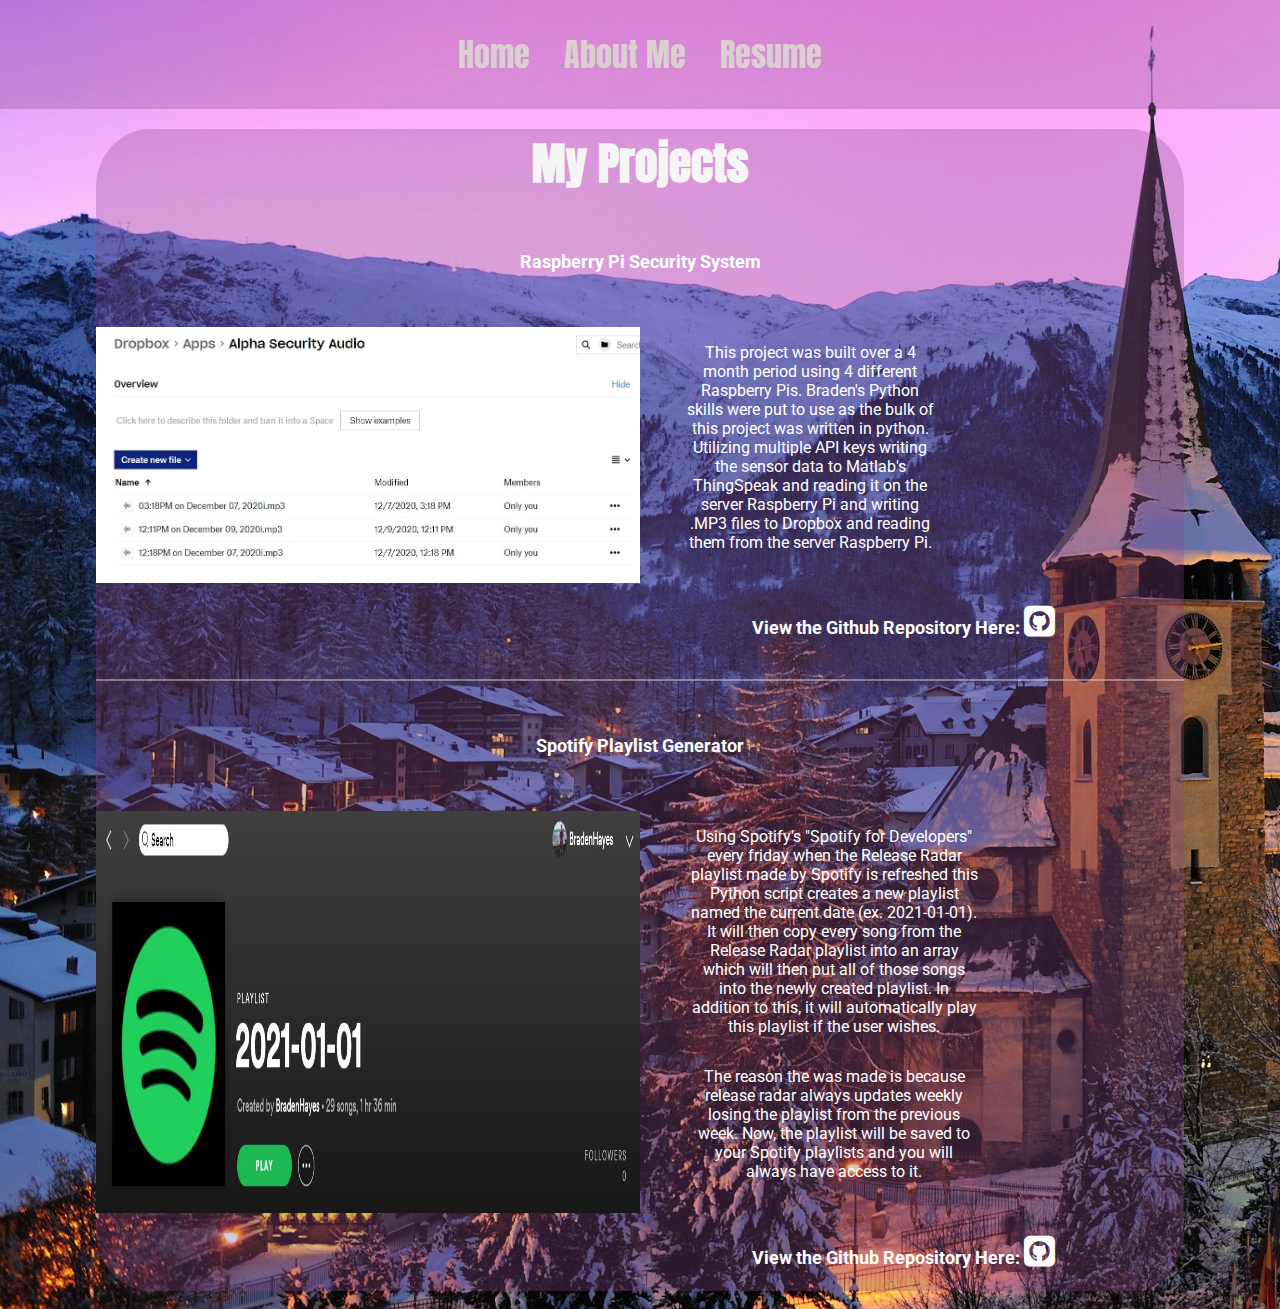
<file: ProjectsPage.html>
<!DOCTYPE html>
<html>

<head>

    <meta charset="UTF-8">
    <meta name="viewport" content="width=device-width, initial-scale=1">
    <title> Braden Hayes' Website</title>
    <link rel="stylesheet" href="main.css">
    <link rel="preconnect" href="https://fonts.gstatic.com">
    <link href="https://fonts.googleapis.com/css2?family=Anton&family=Roboto:ital@1&display=swap" rel="stylesheet">
    <link rel="stylesheet" href="https://stackpath.bootstrapcdn.com/font-awesome/4.7.0/css/font-awesome.min.css">
</head>

<body style="background-image: url(images/mountain.jpg);">

    <nav class="header">
        <a href="index.html">Home</a>
        <a href="AboutPage.html">About Me</a>
        <a href="ResumePage.html">Resume</a>
    </nav>
    <div id="mainbox">


        <h1 class="MyProjects">My Projects </h1>
        <div class="WithLine">


            <h2 class="ProjectHeader">Raspberry Pi Security System</h2>



            <div class="container">

                <img src="images/dropbox.JPG" alt="Avatar" class="image">

                <a href="MoreInfoSecurity.html">
                    <div class="overlay">
                        <div class="text">Click to view full project</div>
                    </div>

                    <div>
                        <p class="Description">This project was built over a 4 month period using 4 different Raspberry
                            Pis.
                            Braden's Python skills were put to use as the bulk of this project was written in python.
                            Utilizing multiple API keys writing the sensor data to Matlab's ThingSpeak and
                            reading
                            it on the server Raspberry Pi and writing .MP3 files to Dropbox and reading them from the
                            server Raspberry Pi.

                        </p>

                    </div>
            </div>
            </a>
            <div>

                <h5 class="RepositoryHere"> View the Github Repository Here: <a class="ProjectGithub"
                        href="https://github.com/bradenhayes/Alpha_Security"> <i class="fa fa-github-square"></i></a>
                </h5>

            </div>

        </div>

        <div>
            <h2 class="ProjectHeader">Spotify Playlist Generator</h2>



            <div class="container">

                <img src="images/spotify.jpg" alt="Avatar" class="image">



                <div>
                    <p class="Description">
                        Using Spotify's "Spotify for Developers" every friday when the Release
                        Radar playlist made by Spotify is refreshed this
                        Python script creates a new playlist named the current date (ex. 2021-01-01). It will then
                        copy every song from the Release Radar playlist
                        into an array which will then put all of those songs into the newly created playlist. In
                        addition to this,
                        it will automatically play this playlist
                        if the user wishes.

                    </p>
                    <p class="Description">
                        The reason the was made is because release radar always updates weekly losing the playlist
                        from
                        the previous week.
                        Now, the playlist will be saved to your Spotify playlists and you will always have access to
                        it.


                    </p>


                </div>
            </div>

            <div>

                <h5 class="RepositoryHere"> View the Github Repository Here: <a class="ProjectGithub"
                        href="https://github.com/bradenhayes/SpotifyPython"> <i class="fa fa-github-square"></i></a>
                </h5>

            </div>

        </div>







    </div>


</body>





</html>
</file>
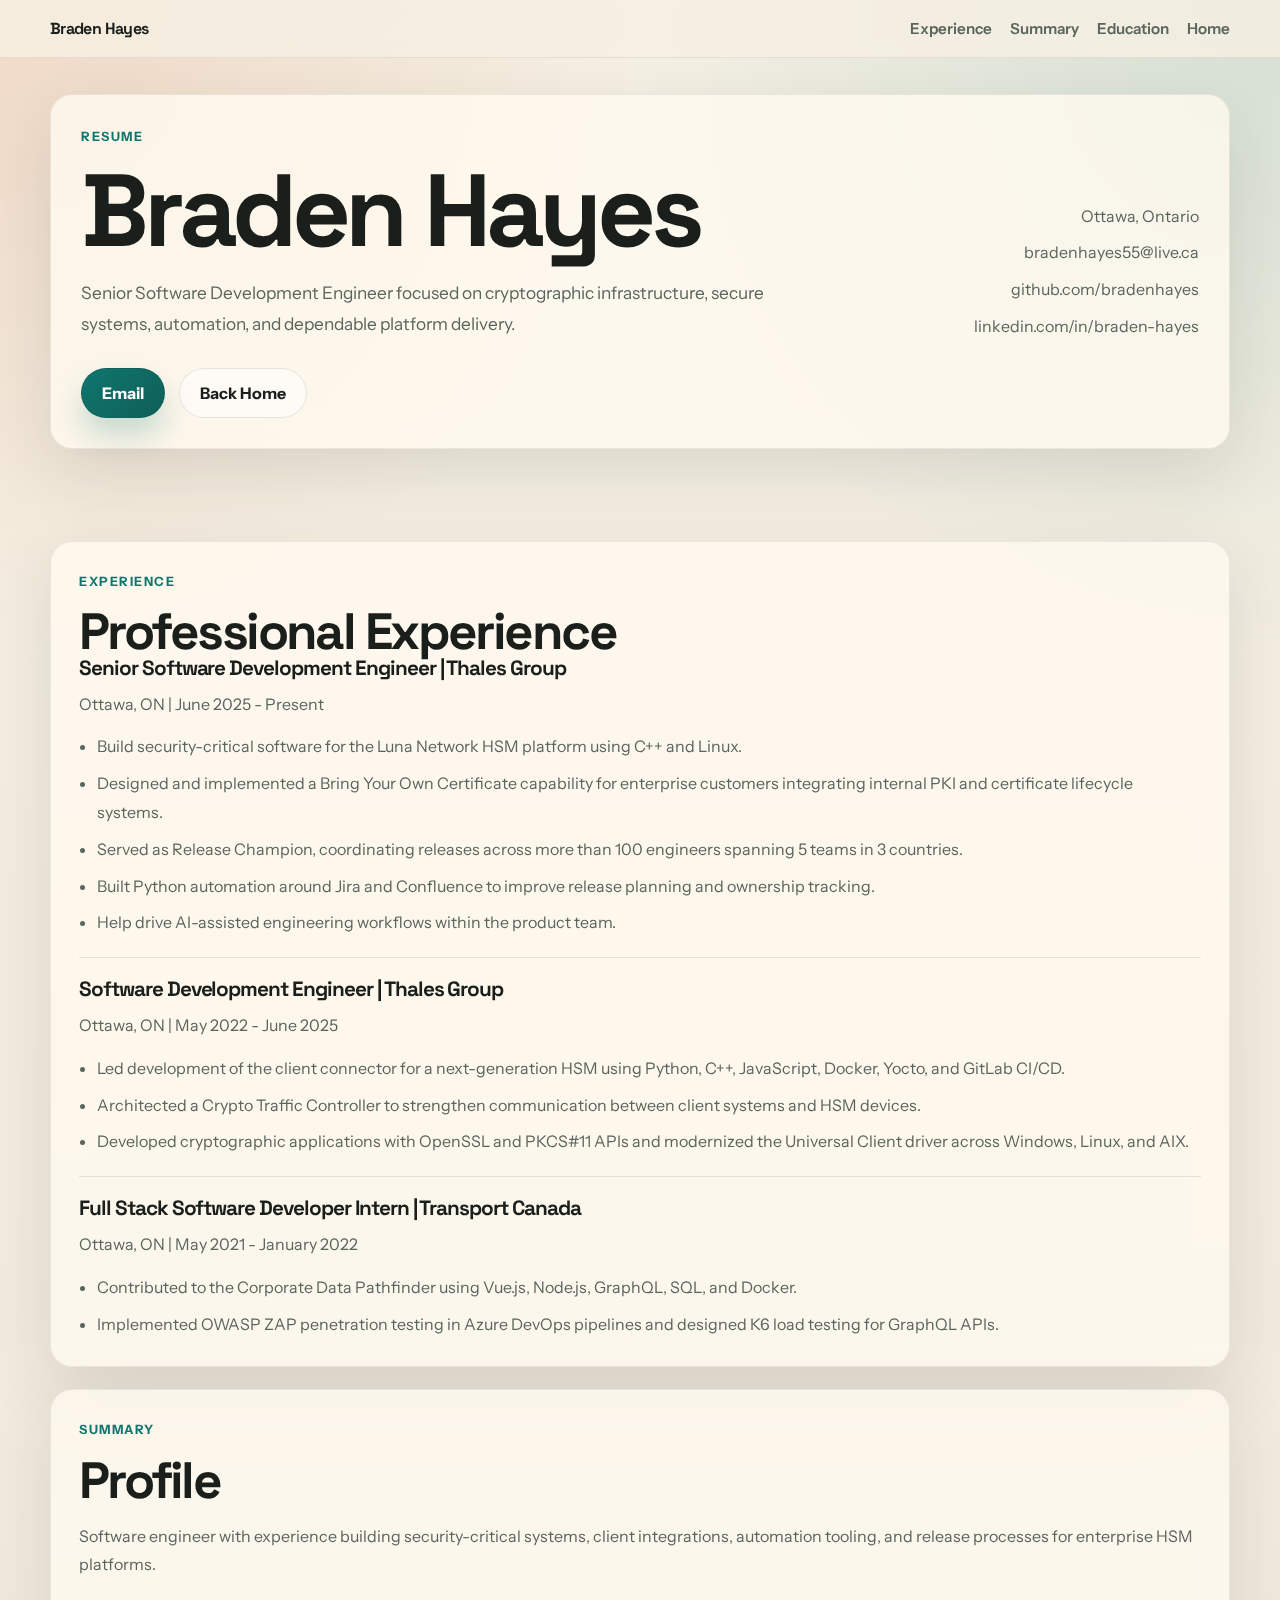
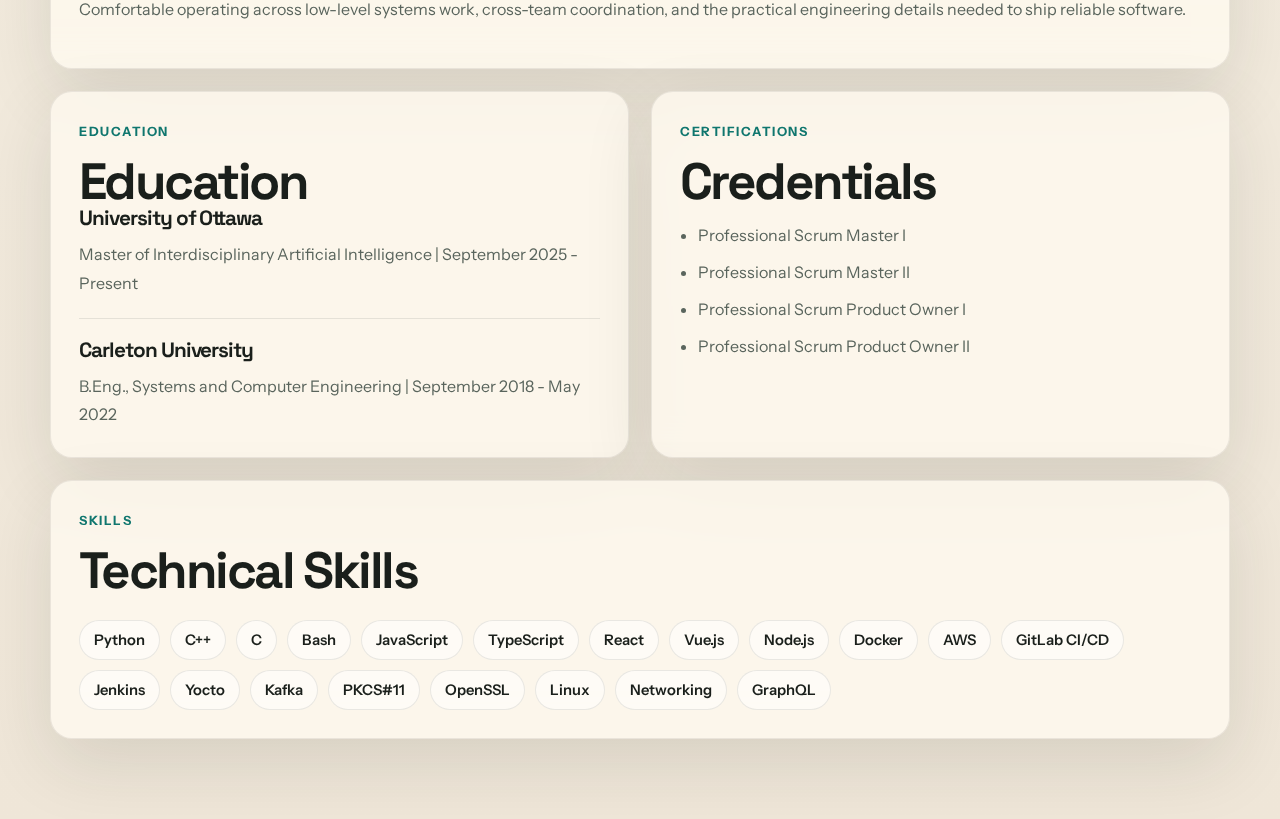
<file: resume.html>
<!DOCTYPE html>
<html lang="en">
  <head>
    <meta charset="utf-8">
    <meta name="viewport" content="width=device-width, initial-scale=1">
    <title>Braden Hayes | Resume</title>
    <meta
      name="description"
      content="Resume page for Braden Hayes, Senior Software Development Engineer focused on cryptographic infrastructure, secure systems, and platform delivery."
    >
    <link rel="icon" href="favicon.ico">
    <link rel="preconnect" href="https://fonts.googleapis.com">
    <link rel="preconnect" href="https://fonts.gstatic.com" crossorigin>
    <link
      href="https://fonts.googleapis.com/css2?family=Instrument+Sans:wght@400;500;600;700;800&family=Space+Grotesk:wght@500;700&display=swap"
      rel="stylesheet"
    >
    <link rel="stylesheet" href="styles.css?v=8">
  </head>
  <body class="resume-body">
    <div class="site-bg"></div>

    <header class="topbar">
      <div class="topbar-inner">
        <a class="brand" href="index.html">Braden Hayes</a>
        <nav class="topnav" aria-label="Resume navigation">
          <a href="#experience">Experience</a>
          <a href="#summary">Summary</a>
          <a href="#education">Education</a>
          <a href="index.html">Home</a>
        </nav>
      </div>
    </header>

    <main class="page resume-page" id="summary">
      <section class="resume-hero-card">
        <div>
          <p class="eyebrow">Resume</p>
          <h1>Braden Hayes</h1>
          <p class="hero-lead">
            Senior Software Development Engineer focused on cryptographic infrastructure, secure
            systems, automation, and dependable platform delivery.
          </p>
          <div class="hero-actions">
            <a class="button button-primary" href="mailto:bradenhayes55@live.ca">Email</a>
            <a class="button button-secondary" href="index.html">Back Home</a>
          </div>
        </div>
        <div class="resume-hero-aside">
          <p>Ottawa, Ontario</p>
          <p><a href="mailto:bradenhayes55@live.ca">bradenhayes55@live.ca</a></p>
          <p><a href="https://github.com/bradenhayes" target="_blank" rel="noreferrer">github.com/bradenhayes</a></p>
          <p><a href="https://www.linkedin.com/in/braden-hayes/" target="_blank" rel="noreferrer">linkedin.com/in/braden-hayes</a></p>
        </div>
      </section>

      <section class="section">
        <div class="resume-grid">
          <article class="resume-panel resume-panel-wide" id="experience">
            <p class="eyebrow">Experience</p>
            <h2>Professional Experience</h2>

            <div class="resume-entry">
              <h3>Senior Software Development Engineer | Thales Group</h3>
              <p>Ottawa, ON | June 2025 - Present</p>
              <ul class="resume-list">
                <li>Build security-critical software for the Luna Network HSM platform using C++ and Linux.</li>
                <li>Designed and implemented a Bring Your Own Certificate capability for enterprise customers integrating internal PKI and certificate lifecycle systems.</li>
                <li>Served as Release Champion, coordinating releases across more than 100 engineers spanning 5 teams in 3 countries.</li>
                <li>Built Python automation around Jira and Confluence to improve release planning and ownership tracking.</li>
                <li>Help drive AI-assisted engineering workflows within the product team.</li>
              </ul>
            </div>

            <div class="resume-entry">
              <h3>Software Development Engineer | Thales Group</h3>
              <p>Ottawa, ON | May 2022 - June 2025</p>
              <ul class="resume-list">
                <li>Led development of the client connector for a next-generation HSM using Python, C++, JavaScript, Docker, Yocto, and GitLab CI/CD.</li>
                <li>Architected a Crypto Traffic Controller to strengthen communication between client systems and HSM devices.</li>
                <li>Developed cryptographic applications with OpenSSL and PKCS#11 APIs and modernized the Universal Client driver across Windows, Linux, and AIX.</li>
              </ul>
            </div>

            <div class="resume-entry">
              <h3>Full Stack Software Developer Intern | Transport Canada</h3>
              <p>Ottawa, ON | May 2021 - January 2022</p>
              <ul class="resume-list">
                <li>Contributed to the Corporate Data Pathfinder using Vue.js, Node.js, GraphQL, SQL, and Docker.</li>
                <li>Implemented OWASP ZAP penetration testing in Azure DevOps pipelines and designed K6 load testing for GraphQL APIs.</li>
              </ul>
            </div>
          </article>

          <article class="resume-panel resume-panel-wide" id="summary">
            <p class="eyebrow">Summary</p>
            <h2>Profile</h2>
            <p>
              Software engineer with experience building security-critical systems, client
              integrations, automation tooling, and release processes for enterprise HSM platforms.
            </p>
            <p>
              Comfortable operating across low-level systems work, cross-team coordination, and the
              practical engineering details needed to ship reliable software.
            </p>
          </article>

          <article class="resume-panel" id="education">
            <p class="eyebrow">Education</p>
            <h2>Education</h2>
            <div class="resume-entry">
              <h3>University of Ottawa</h3>
              <p>Master of Interdisciplinary Artificial Intelligence | September 2025 - Present</p>
            </div>
            <div class="resume-entry">
              <h3>Carleton University</h3>
              <p>B.Eng., Systems and Computer Engineering | September 2018 - May 2022</p>
            </div>
          </article>

          <article class="resume-panel">
            <p class="eyebrow">Certifications</p>
            <h2>Credentials</h2>
            <ul class="resume-list">
              <li>Professional Scrum Master I</li>
              <li>Professional Scrum Master II</li>
              <li>Professional Scrum Product Owner I</li>
              <li>Professional Scrum Product Owner II</li>
            </ul>
          </article>

          <article class="resume-panel resume-panel-wide">
            <p class="eyebrow">Skills</p>
            <h2>Technical Skills</h2>
            <div class="tag-row">
              <span>Python</span>
              <span>C++</span>
              <span>C</span>
              <span>Bash</span>
              <span>JavaScript</span>
              <span>TypeScript</span>
              <span>React</span>
              <span>Vue.js</span>
              <span>Node.js</span>
              <span>Docker</span>
              <span>AWS</span>
              <span>GitLab CI/CD</span>
              <span>Jenkins</span>
              <span>Yocto</span>
              <span>Kafka</span>
              <span>PKCS#11</span>
              <span>OpenSSL</span>
              <span>Linux</span>
              <span>Networking</span>
              <span>GraphQL</span>
            </div>
          </article>
        </div>
      </section>
    </main>
  </body>
</html>
</file>
<file: main.css>
*{
    margin:0;
    text-decoration: none;
}

h1{
   
    font-family: 'Roboto', sans-serif;
    text-align: center;
    font-size: 5vmin;
    color: white;
}
h2{
   
    font-family: 'Roboto', sans-serif;
    text-align: center;
    font-size: 2vmin;
    color:white;
}
p{
    font-family: 'Roboto', sans-serif;
    text-align: center;
    font-size: 2.5vmin;
    color: white;
    margin: 1em;
    padding-bottom: 1em;
  
  
    
   
    
}
#aboutlast{
    font-family: 'Roboto', sans-serif;
    text-align: center;
    font-size: 2.5vmin;
    color: white;
    margin: 1em;
    padding-bottom: 30%;

}

h5{
    font-family: 'Roboto', sans-serif;
    text-align: center;
    font-size: 1.5vmin;
    color:white;
    margin: 1em;
    padding-bottom: 1em;
    
}


.header a{
    text-decoration: none;
    font-family: 'Anton', sans-serif;
    font-size: 200%;
    color: rgb(218, 208, 208);
    margin:10px;
    padding:5px;
    border-radius: 10px;
}
.header a:hover{
    background-color:plum;
}
.header{
    display: block;
    text-align: center;
    padding: 30px;
    background-color:rgba(138, 71, 138, 0.3);
    margin-bottom: 20px;
  
}
.MePhoto{
    width:20%;
    padding: 2em;
    border-radius: 100%;
    display:block;
    margin-left: auto;
    margin-right: auto;
}
.MeAgainPhoto{
    width:20%;
    margin:1em;
    border-radius: 20%;
    float: left;
    margin-bottom: 110%;
}
.bio{
   padding:1em;
 
   float:right;

}

#mainbox{
    background-color: rgba(138, 71, 138, 0.3);
    border-radius: 5%;
    width: 85%;
    height: 100%;
    display: block;
    margin-left: auto;
    margin-right: auto;
  
}
#view{

    display:inline-block;
    margin:2em;
    text-decoration: none;
    border:0.5em solid rgb(218, 208, 208);
    background: none;
    padding: 1em;
    font-family: 'Anton', sans-serif;
    color:rgb(218, 208, 208);
    transition: border-color 0.25s, box-shadow 0.25s, transform 0.25s;
}
#view:hover{
    border-color: palevioletred;
    box-shadow:0 0.5em 0.5em -0.4em palevioletred;
    transform: translateY(-0.25em);


}


ul{
  text-align: center;
  
 
  
}
.media{
    text-decoration: none;
    color: rgb(218, 208, 208);
}
li{
    list-style: none;
    display:inline-block;
    font-size:2em;
    padding:0.25em 0.5em;
    border:0.05em solid rgb(218, 208, 208);
    border-radius:30%;
    color: rgb(218, 208, 208);
  

}
#github:hover{
    background-color: rgb(39, 38, 38);
}

#linkedin:hover{
    background-color:rgb(68, 68, 241) ;
}
#youtube:hover{
    background-color: crimson;
}
#email:hover{
    background-color: darkcyan;
}
.ResumePage{
    padding: 2em;
    display:block;
    width:60%;
    margin-left: auto;
    margin-right: auto;
}

.Description{
    font-family: 'Roboto', sans-serif;
    text-align: center;
   font-size: 1.75vmin;
    color: white;
    margin-left: 50%;
    margin-right:1000%;
    padding-right:100%;
    width: 300%;



}

.MyProjects{
    font-family: 'Anton', sans-serif;
    text-align: center;
    font-size: 5vmin;
    color:whitesmoke;
    margin-bottom: 5%;
   
}
.ProjectHeader{
    font-family: 'Roboto', sans-serif;
    text-align: center;
    font-size: 2vmin;
    color: white;
    margin-bottom: 5%;
}


.container {
    position: relative;
    width: 50%;
    display:flex;
   
    
  }
  
  .image {
    display: block;
    width: 100%;
    height: auto;
  }
  
  .overlay {
    position: absolute;
    top: 0;
    bottom: 0;
    left: 0;
    right: 0;
    height: 100%;
    width: 100%;
    opacity: 0;
    transition: .5s ease;
    background-color: #008CBA;
  }
  
  .container:hover .overlay {
    opacity: 1;
  }
  
  .text {
    font-family: 'Roboto', sans-serif;
    color: white;
    font-size: 150%;
    position: absolute;
    top: 50%;
    left: 50%;
    -webkit-transform: translate(-50%, -50%);
    -ms-transform: translate(-50%, -50%);
    transform: translate(-50%, -50%);
    text-align: center;
  }

.imagefit{
    width:70%;
    border-radius: 5%;
    display: block;
    margin-left: auto;
    margin-right: auto;

}

.ProjectGithub{
    color:white;
    width:100%;
    font-size:200%;


}
.ProjectGithub:hover{
    color:black;
}
.RepositoryHere{
    font-family: 'Roboto', sans-serif;
    font-size: 2vmin;
    color: white;
    margin-left: 50%;
    
    
    
}
.WithLine{

    border-bottom: 2px solid rgba(218, 208, 208,0.5);
    margin-bottom: 5%;
}
</file>
<file: styles.css>
:root {
  --bg: #f5efe2;
  --panel: rgba(255, 250, 240, 0.78);
  --text: #1a1f1b;
  --muted: #5a655d;
  --line: rgba(26, 31, 27, 0.1);
  --accent: #0f766e;
  --accent-strong: #d56f3e;
  --shadow: 0 24px 70px rgba(35, 43, 37, 0.12);
  --radius-xl: 32px;
  --radius-lg: 22px;
  --radius-md: 16px;
  --page-width: 1180px;
}

* {
  box-sizing: border-box;
}

html {
  scroll-behavior: smooth;
}

body {
  margin: 0;
  color: var(--text);
  background:
    radial-gradient(circle at top left, rgba(213, 111, 62, 0.18), transparent 24%),
    radial-gradient(circle at top right, rgba(15, 118, 110, 0.14), transparent 24%),
    linear-gradient(180deg, #f6f1e5 0%, #efe6d8 100%);
  font-family: "Instrument Sans", sans-serif;
}

a {
  color: inherit;
  text-decoration: none;
}

img {
  display: block;
  width: 100%;
}

.site-bg {
  position: fixed;
  inset: 0;
  pointer-events: none;
  background-image:
    linear-gradient(rgba(255, 255, 255, 0.26) 1px, transparent 1px),
    linear-gradient(90deg, rgba(255, 255, 255, 0.26) 1px, transparent 1px);
  background-size: 36px 36px;
  mask-image: linear-gradient(180deg, rgba(0, 0, 0, 0.55), transparent 90%);
  opacity: 0.3;
}

.topbar {
  position: sticky;
  top: 0;
  z-index: 10;
  backdrop-filter: blur(18px);
  background: rgba(245, 239, 226, 0.82);
  border-bottom: 1px solid rgba(26, 31, 27, 0.08);
}

.topbar-inner,
.page {
  width: min(calc(100% - 40px), var(--page-width));
  margin: 0 auto;
}

.topbar-inner {
  display: flex;
  align-items: center;
  justify-content: space-between;
  gap: 20px;
  padding: 18px 0;
}

.brand,
.topnav a,
.button,
.project-links a,
.contact-links a {
  transition:
    transform 0.2s ease,
    color 0.2s ease,
    border-color 0.2s ease,
    background-color 0.2s ease,
    box-shadow 0.2s ease;
}

.brand {
  font-family: "Space Grotesk", sans-serif;
  font-size: 1rem;
  font-weight: 700;
  letter-spacing: -0.04em;
}

.topnav {
  display: flex;
  flex-wrap: wrap;
  gap: 18px;
}

.topnav a {
  color: var(--muted);
  font-size: 0.95rem;
  font-weight: 600;
}

.topnav a:hover,
.brand:hover {
  color: var(--accent);
}

.page {
  position: relative;
  padding: 40px 0 80px;
}

.hero,
.story-grid,
.section-split,
.contact-strip,
.resume-hero-card {
  display: grid;
  gap: 28px;
}

.hero {
  grid-template-columns: minmax(0, 1.2fr) minmax(320px, 0.8fr);
  align-items: center;
  min-height: calc(100vh - 130px);
  padding: 20px 0 10px;
}

.eyebrow {
  margin: 0 0 14px;
  color: var(--accent);
  font-size: 0.8rem;
  font-weight: 700;
  letter-spacing: 0.12em;
  text-transform: uppercase;
}

h1,
h2,
h3 {
  margin: 0;
  font-family: "Space Grotesk", sans-serif;
  letter-spacing: -0.05em;
}

h1 {
  max-width: 11ch;
  font-size: clamp(3.4rem, 8vw, 6.5rem);
  line-height: 0.95;
}

h2 {
  font-size: clamp(2rem, 4vw, 3.25rem);
  line-height: 0.98;
}

h3 {
  font-size: 1.3rem;
  line-height: 1.1;
}

p,
li {
  color: var(--muted);
  font-size: 1rem;
  line-height: 1.8;
}

.hero-lead {
  max-width: 60ch;
  margin: 18px 0 0;
  font-size: 1.08rem;
}

.hero-actions,
.project-links,
.contact-links,
.tag-row {
  display: flex;
  flex-wrap: wrap;
}

.hero-actions {
  gap: 14px;
  margin-top: 28px;
}

.button {
  display: inline-flex;
  align-items: center;
  justify-content: center;
  min-height: 50px;
  padding: 0 20px;
  border: 1px solid var(--line);
  border-radius: 999px;
  font-weight: 700;
}

.button:hover,
.project-links a:hover,
.contact-links a:hover {
  transform: translateY(-2px);
}

.button-primary {
  color: #ffffff;
  background: linear-gradient(135deg, var(--accent) 0%, #0e5f58 100%);
  box-shadow: 0 18px 30px rgba(15, 118, 110, 0.22);
}

.button-secondary {
  background: rgba(255, 255, 255, 0.55);
}

.story-card,
.project-card,
.timeline-item,
.info-card,
.skills-panel,
.resume-panel,
.resume-hero-card {
  border: 1px solid rgba(26, 31, 27, 0.08);
  border-radius: var(--radius-lg);
  background: var(--panel);
  box-shadow: var(--shadow);
  backdrop-filter: blur(18px);
}

.meta-label,
.project-kicker,
.timeline-meta {
  display: block;
  margin-bottom: 8px;
  color: var(--accent-strong);
  font-size: 0.82rem;
  font-weight: 700;
  letter-spacing: 0.08em;
  text-transform: uppercase;
}

.hero-visual {
  display: flex;
  justify-content: flex-end;
  align-items: flex-end;
}

.portrait-card {
  overflow: hidden;
  border-radius: var(--radius-xl);
  box-shadow: 0 32px 70px rgba(35, 43, 37, 0.18);
  background: transparent;
  align-self: end;
}

.portrait-card img,
.project-card img {
  height: 100%;
  object-fit: cover;
}

.portrait-card img {
  display: block;
  width: 100%;
  height: auto;
}

.portrait-main {
  width: min(100%, 430px);
}

.section {
  padding-top: 92px;
}

.section-heading {
  max-width: 780px;
}

.section-heading-row {
  display: flex;
  flex-wrap: wrap;
  justify-content: space-between;
  gap: 18px 30px;
  align-items: end;
}

.section-intro {
  max-width: 44ch;
  margin: 0;
}

.story-grid,
.section-split {
  grid-template-columns: minmax(0, 1fr) minmax(280px, 380px);
  align-items: start;
}

.story-card,
.skills-panel,
.resume-panel {
  padding: 28px;
}

.story-copy p:first-of-type {
  margin-top: 0;
}

.tag-row {
  gap: 10px;
  margin-top: 24px;
}

.interests-card p {
  margin: 18px 0 0;
}

.tag-row span,
.contact-links a,
.project-links a {
  display: inline-flex;
  align-items: center;
  min-height: 40px;
  padding: 0 14px;
  border: 1px solid rgba(26, 31, 27, 0.09);
  border-radius: 999px;
  background: rgba(255, 255, 255, 0.55);
  font-size: 0.92rem;
  font-weight: 600;
}

.projects-grid {
  display: grid;
  grid-template-columns: 1fr;
  gap: 18px;
  margin-top: 28px;
}

.project-card {
  display: grid;
  grid-template-columns: 220px minmax(0, 1fr);
  gap: 0;
  overflow: hidden;
}

.project-card img {
  width: 100%;
  height: 100%;
  min-height: 100%;
  aspect-ratio: auto;
  object-fit: cover;
}

.project-content {
  padding: 22px;
}

.project-content p {
  margin: 12px 0 0;
}

.project-links {
  gap: 10px;
  margin-top: 18px;
}

.project-detail-list {
  display: grid;
  gap: 24px;
  margin-top: 28px;
}

.project-detail-card {
  display: grid;
  grid-template-columns: 260px minmax(0, 1fr);
  gap: 24px;
  padding: 24px;
  border: 1px solid rgba(26, 31, 27, 0.08);
  border-radius: var(--radius-lg);
  background: var(--panel);
  box-shadow: var(--shadow);
  backdrop-filter: blur(18px);
  scroll-margin-top: 96px;
}

.project-detail-media {
  display: grid;
  gap: 14px;
  align-content: start;
}

.project-detail-media img {
  border-radius: var(--radius-md);
  aspect-ratio: 4 / 3;
  object-fit: cover;
}

.project-detail-copy p {
  margin: 12px 0 0;
}

.project-page {
  display: grid;
  gap: 28px;
}

.project-page-hero,
.project-gallery,
.project-writeup,
.project-page-nav {
  border: 1px solid rgba(26, 31, 27, 0.08);
  border-radius: var(--radius-lg);
  background: var(--panel);
  box-shadow: var(--shadow);
  backdrop-filter: blur(18px);
}

.project-page-hero,
.project-writeup,
.project-page-nav {
  padding: 28px;
}

.project-page-hero h1 {
  max-width: 16ch;
  font-size: clamp(2.2rem, 4.6vw, 3.6rem);
  line-height: 1;
}

.project-page-hero p,
.project-writeup p {
  max-width: 72ch;
}

.project-page-nav {
  display: flex;
  flex-wrap: wrap;
  gap: 12px;
}

.project-gallery {
  display: grid;
  grid-template-columns: repeat(2, minmax(0, 1fr));
  gap: 14px;
  padding: 14px;
}

.project-gallery img {
  border-radius: var(--radius-md);
  aspect-ratio: 4 / 3;
  object-fit: cover;
}

.timeline {
  display: grid;
  gap: 18px;
  margin-top: 28px;
}

.timeline-item {
  display: grid;
  grid-template-columns: 210px minmax(0, 1fr);
  gap: 26px;
  padding: 28px;
}

.timeline-body p {
  margin: 0;
}

.timeline-body ul,
.resume-list {
  margin: 14px 0 0;
  padding-left: 18px;
}

.timeline-body li + li,
.resume-list li + li {
  margin-top: 8px;
}

.stack-list {
  display: grid;
  gap: 16px;
  margin-top: 28px;
}

.info-card {
  padding: 22px;
}

.info-card p,
.resume-entry p {
  margin: 10px 0 0;
}

.skills-panel {
  position: sticky;
  top: 100px;
}

.contact-strip,
.resume-hero-card {
  grid-template-columns: minmax(0, 1fr) auto;
  align-items: center;
  padding: 30px;
}

.contact-links {
  gap: 10px;
  justify-content: flex-end;
}

.resume-body .page {
  padding-top: 36px;
}

.resume-grid {
  display: grid;
  grid-template-columns: repeat(2, minmax(0, 1fr));
  gap: 22px;
}

.resume-panel-wide {
  grid-column: span 2;
}

.resume-entry + .resume-entry {
  margin-top: 20px;
  padding-top: 20px;
  border-top: 1px solid var(--line);
}

.resume-hero-aside {
  display: grid;
  gap: 8px;
  justify-items: end;
}

.resume-hero-aside p {
  margin: 0;
}

@media (max-width: 980px) {
  .hero,
  .story-grid,
  .section-split,
  .contact-strip,
  .resume-hero-card,
  .timeline-item {
    grid-template-columns: 1fr;
  }

  .hero {
    min-height: auto;
    padding-top: 10px;
  }

  .hero-visual {
    justify-content: flex-start;
  }

  .story-grid,
  .section-split,
  .projects-grid,
  .resume-grid {
    grid-template-columns: 1fr;
  }

  .resume-panel-wide {
    grid-column: span 1;
  }

  .project-card {
    grid-template-columns: 1fr;
  }

  .project-card img {
    max-height: 240px;
  }

  .project-detail-card {
    grid-template-columns: 1fr;
  }

  .project-detail-media {
    grid-template-columns: repeat(2, minmax(0, 1fr));
  }

  .project-gallery {
    grid-template-columns: 1fr;
  }

  .skills-panel {
    position: static;
  }

  .contact-links,
  .resume-hero-aside {
    justify-content: flex-start;
    justify-items: start;
  }
}

@media (max-width: 720px) {
  .topbar-inner,
  .page {
    width: min(calc(100% - 24px), var(--page-width));
  }

  .topbar-inner {
    padding: 14px 0;
  }

  .topnav {
    gap: 12px;
  }

  h1 {
    max-width: none;
    font-size: clamp(2.8rem, 15vw, 4.3rem);
  }

  .hero-visual {
    display: block;
  }

  .project-detail-media {
    grid-template-columns: 1fr;
  }

  .story-card,
  .project-content,
  .timeline-item,
  .info-card,
  .skills-panel,
  .resume-panel,
  .contact-strip,
  .resume-hero-card {
    padding: 20px;
  }
}
</file>
